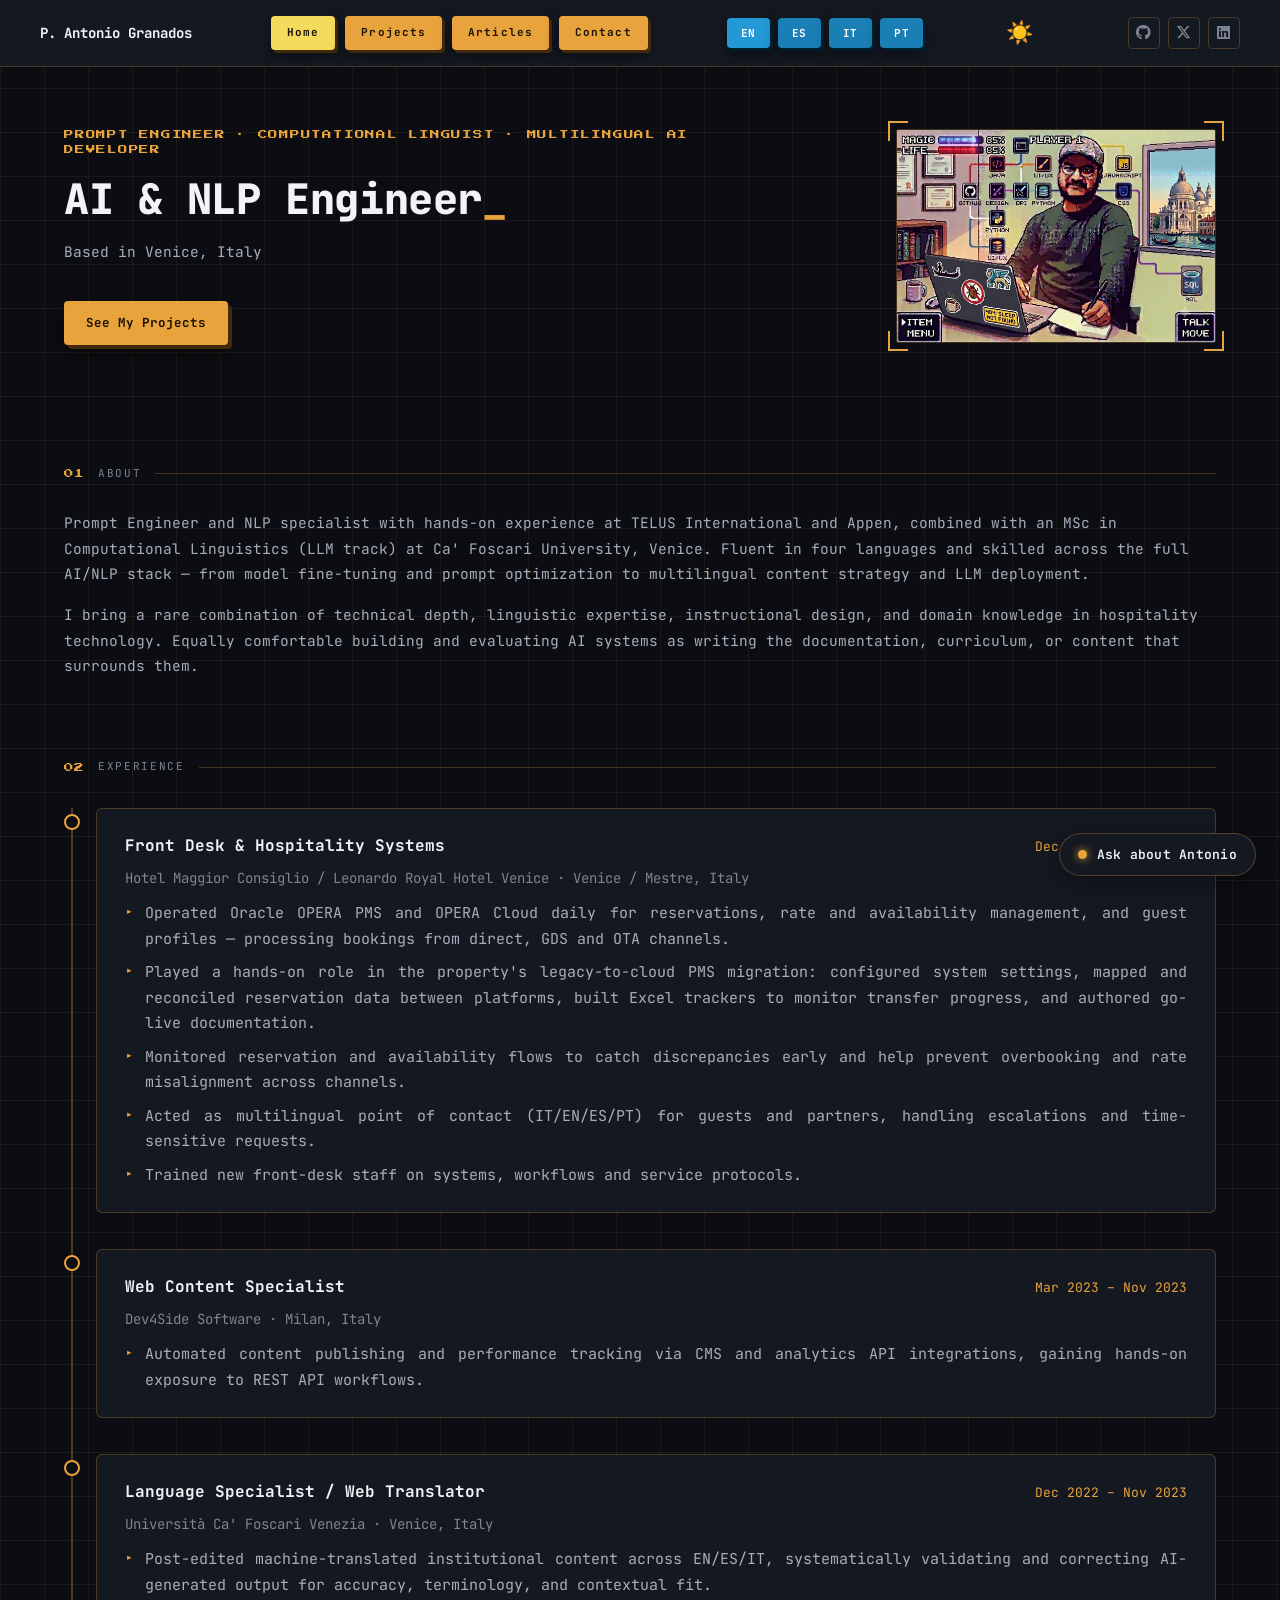
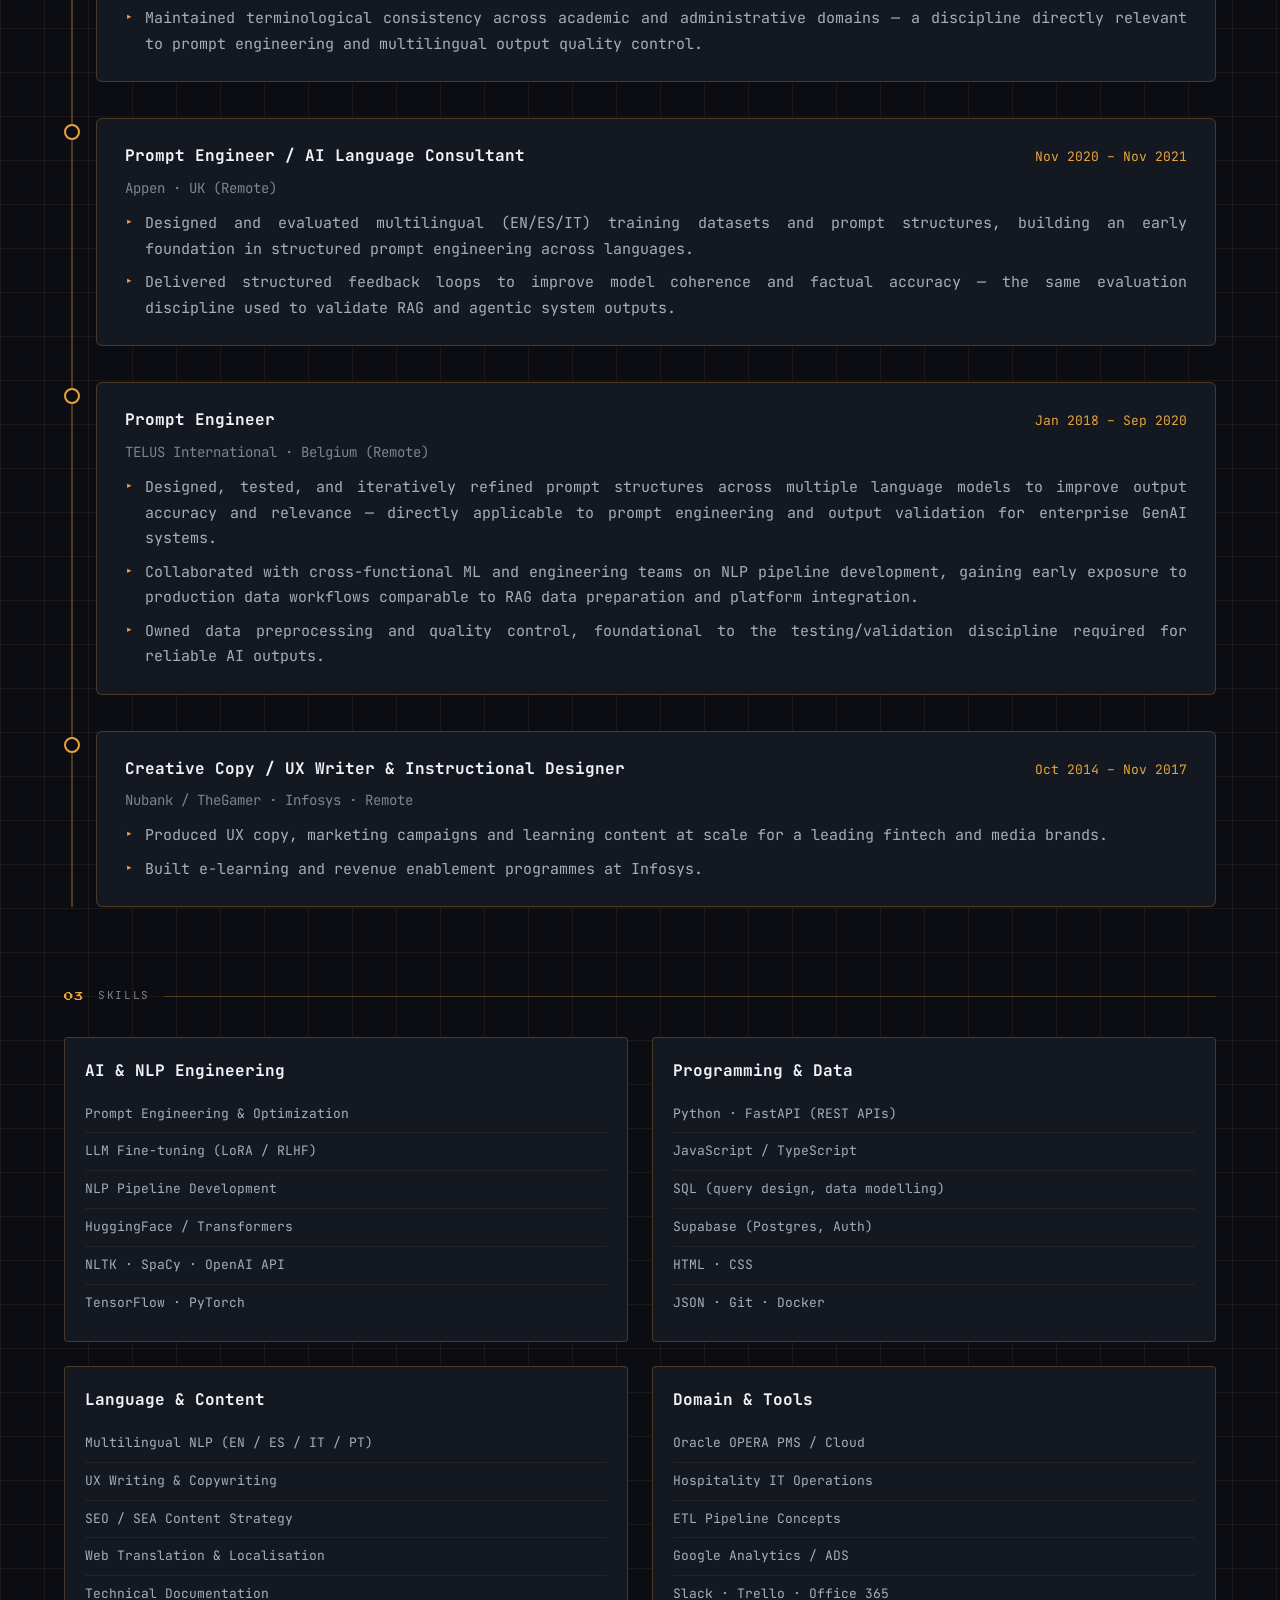
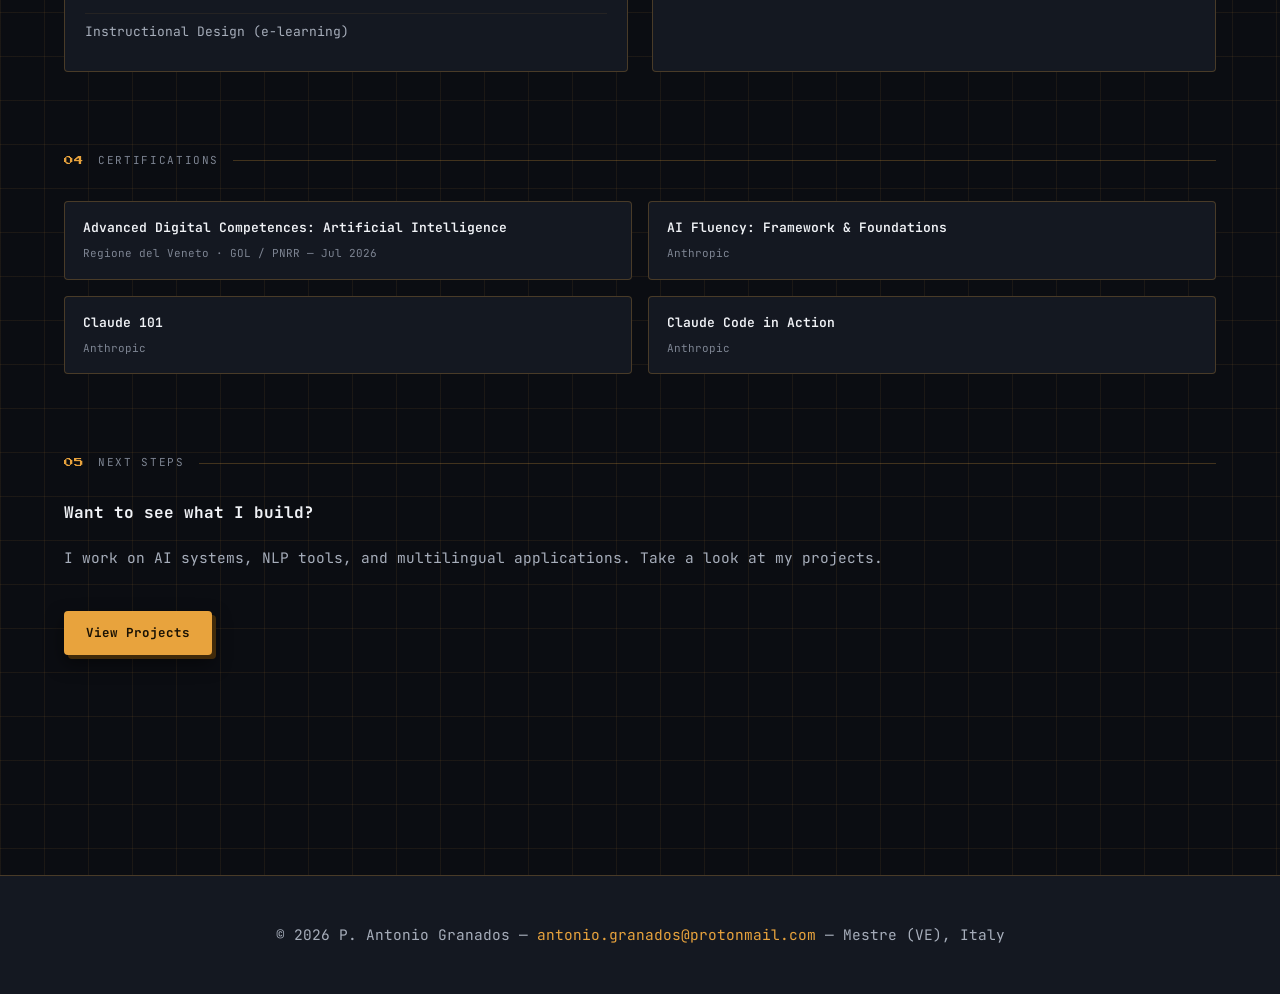
<file: index.html>
<!DOCTYPE html>
<html lang="en">

<head>
<link rel="preconnect" href="https://fonts.googleapis.com">
<link href="https://fonts.googleapis.com/css2?family=Press+Start+2P&family=JetBrains+Mono:wght@400;500;600;700;800&display=swap" rel="stylesheet">
  <!--this is the part that link to .css file -->
  <link rel="stylesheet" href="css/style.css">

  <!-- Favicon (browser tab / bookmarks icon) -->
  <link rel="icon" href="favicon.ico" sizes="any">
  <link rel="icon" type="image/png" sizes="32x32" href="images/favicon/favicon-32x32.png">
  <link rel="icon" type="image/png" sizes="16x16" href="images/favicon/favicon-16x16.png">
  <link rel="apple-touch-icon" sizes="180x180" href="images/favicon/apple-touch-icon.png">

  <!-- Always first. Tells the browser to use UTF-8 encoding (supports all languages including IT, ES, PT) -->
  <meta charset="UTF-8" />

  <!-- Required for mobile. Without this, phones render a zoomed-out desktop view -->
  <meta name="viewport" content="width=device-width, initial-scale=1.0" />

  <!-- The snippet Google shows under your link in search results. Keep under 160 characters -->
  <meta name="description" content="Portfolio of P. Antonio Granados — AI & NLP Engineer, Prompt Engineer, and Computational Linguist based in Venice, Italy." />

  <meta name="author" content="P. Antonio Granados" />

  <!-- Open Graph: controls the preview card when you share this page on LinkedIn, WhatsApp, etc. -->
  <meta property="og:title" content="P. Antonio Granados — AI & NLP Engineer" />
  <meta property="og:description" content="Portfolio of an AI & NLP Engineer specializing in LLMs, RAG pipelines, and multilingual applications." />
  <meta property="og:type" content="website" />
  <meta property="og:url" content="https://saalamandras.github.io/portafolio/" />

  <link rel="canonical" href="https://saalamandras.github.io/portafolio/" />

  <link rel="alternate" hreflang="en" href="https://saalamandras.github.io/portafolio/" />
  <link rel="alternate" hreflang="es" href="https://saalamandras.github.io/portafolio/" />
  <link rel="alternate" hreflang="it" href="https://saalamandras.github.io/portafolio/" />
  <link rel="alternate" hreflang="pt" href="https://saalamandras.github.io/portafolio/" />

  <!-- Font Awesome icons (social links in footer) -->
  <link rel="stylesheet"
        href="https://cdnjs.cloudflare.com/ajax/libs/font-awesome/6.5.2/css/all.min.css"
        crossorigin="anonymous"
        referrerpolicy="no-referrer" />

  <!-- Browser tab title -->
  <title>P. Antonio Granados — AI & NLP Engineer</title>
</head>

<body class="blueprint-bg">

  <!-- HEADER wraps everything that is site-wide at the top: logo, nav, language switcher -->
  <header>

    <nav aria-label="Main navigation">

      <!-- Your name as the brand. Always links back to the homepage -->
      <a href="index.html" class="nav-brand">P. Antonio Granados</a>

      <!-- Navigation links. href values are the actual filenames in your folder -->
      <ul>
        <li><a href="index.html" class="nav-link" aria-current="page" data-i18n="nav_home">Home</a></li>
        <li><a href="projects.html" class="nav-link" data-i18n="nav_projects">Projects</a></li>
        <li><a href="articles.html" class="nav-link" data-i18n="nav_articles">Articles</a></li>
        <li><a href="contact.html" class="nav-link" data-i18n="nav_contact">Contact</a></li>
      </ul>

      <!-- Language switcher — each button carries data-lang so i18n.js can read it.
           aria-pressed is set to "true"/"false" by the JS to show which is active. -->
      <div id="lang-switcher" aria-label="Language switcher">
        <button class="lang-btn" data-lang="en" aria-pressed="true">EN</button>
        <button class="lang-btn" data-lang="es" aria-pressed="false">ES</button>
        <button class="lang-btn" data-lang="it" aria-pressed="false">IT</button>
        <button class="lang-btn" data-lang="pt" aria-pressed="false">PT</button>
      </div>

      <!-- Theme toggle — label is set dynamically by theme.js on load -->
      <button class="theme-toggle" aria-label="Switch to light mode">🌙</button>

      <!-- Social links -->
      <div class="nav-social" aria-label="Social links">
        <a href="https://github.com/Saalamandras" class="nav-icon" target="_blank" rel="noopener noreferrer" aria-label="GitHub"><i class="fa-brands fa-github"></i></a>
        <a href="https://x.com/Apocrifos" class="nav-icon" target="_blank" rel="noopener noreferrer" aria-label="X (formerly Twitter)"><i class="fa-brands fa-x-twitter"></i></a>
        <a href="https://www.linkedin.com/in/antonio-granados-v/" class="nav-icon" target="_blank" rel="noopener noreferrer" aria-label="LinkedIn"><i class="fa-brands fa-linkedin"></i></a>
      </div>

    </nav>

  </header>

  <!-- MAIN contains the content unique to this page. Only one <main> per page -->
  <main>

    <!-- HERO: the first thing a visitor sees. Headline + avatar, side by side -->
    <section id="hero" class="hero-grid" aria-labelledby="hero-heading" data-animate>
      <div>
        <p class="eyebrow" style="margin:0 0 18px;" data-i18n="hero_subtitle">Prompt Engineer · Computational Linguist · Multilingual AI Developer</p>
        <h1 class="headline" id="hero-heading" data-i18n="hero_title" data-typewriter>AI &amp; NLP Engineer</h1>
        <p class="body-text hero-location" data-i18n="hero_location">Based in Venice, Italy</p>
        <a href="projects.html" class="cta-button btn-primary btn-pressable" data-i18n="hero_cta">See My Projects</a>
      </div>
      <!-- Profile Avatar with HUD Viewfinder Corners -->
      <div class="viewfinder-frame" style="width: 320px; justify-self: end;">
        <div class="corner tl"></div>
        <div class="corner tr"></div>
        <div class="corner bl"></div>
        <div class="corner br"></div>
        <div class="reticle"></div>
        <!-- TODO: Replace with actual avatar image -->
        <img src="images/Portafolio_Picture_2026.png" alt="P. Antonio Granados" />
      </div>
    </section>

    <!-- ABOUT: your professional summary, taken directly from your CV -->
    <section id="about" aria-labelledby="about-heading">
      <h2 class="sr-only" id="about-heading">About Me</h2>
      <div class="section-divider"><span class="section-num">01</span><span class="section-label">ABOUT</span><div class="rule"></div></div>
      <p class="body-text" data-animate data-i18n="about_p1">
        Prompt Engineer and NLP specialist with hands-on experience at TELUS International and Appen,
        combined with an MSc in Computational Linguistics (LLM track) at Ca' Foscari University, Venice.
        Fluent in four languages and skilled across the full AI/NLP stack — from model fine-tuning and
        prompt optimization to multilingual content strategy and LLM deployment.
      </p>
      <p class="body-text" data-animate data-i18n="about_p2">
        I bring a rare combination of technical depth, linguistic expertise, instructional design,
        and domain knowledge in hospitality technology. Equally comfortable building and evaluating
        AI systems as writing the documentation, curriculum, or content that surrounds them.
      </p>
    </section>

    <!-- EXPERIENCE: job history, most recent first -->
    <section id="experience" aria-labelledby="experience-heading">
      <h2 class="sr-only" id="experience-heading" data-i18n="exp_heading">Experience</h2>
      <div class="section-divider"><span class="section-num">02</span><span class="section-label" data-i18n="exp_label">EXPERIENCE</span><div class="rule"></div></div>

      <div class="timeline">

        <!-- 1. Hotel Maggior Consiglio / Leonardo Royal -->
        <div class="timeline-item" data-animate="delay-1">
          <div class="timeline-card">
            <div class="timeline-header">
              <span class="timeline-role" data-i18n="exp_hotel_role">Front Desk &amp; Hospitality Systems</span>
              <span class="timeline-date">Dec 2023 – Jun 2026</span>
            </div>
            <div class="timeline-company">Hotel Maggior Consiglio / Leonardo Royal Hotel Venice · Venice / Mestre, Italy</div>
            <div class="timeline-desc body-text" data-i18n="exp_hotel_desc">
              <ul>
                <li>Operated Oracle OPERA PMS and OPERA Cloud daily for reservations, rate and availability management, and guest profiles — processing bookings from direct, GDS and OTA channels.</li>
                <li>Played a hands-on role in the property's legacy-to-cloud PMS migration: configured system settings, mapped and reconciled reservation data between platforms, built Excel trackers to monitor transfer progress, and authored go-live documentation.</li>
                <li>Monitored reservation and availability flows to catch discrepancies early and help prevent overbooking and rate misalignment across channels.</li>
                <li>Acted as multilingual point of contact (IT/EN/ES/PT) for guests and partners, handling escalations and time-sensitive requests.</li>
                <li>Trained new front-desk staff on systems, workflows and service protocols.</li>
              </ul>
            </div>
          </div>
        </div>

        <!-- 2. Dev4Side Software -->
        <div class="timeline-item" data-animate="delay-2">
          <div class="timeline-card">
            <div class="timeline-header">
              <span class="timeline-role" data-i18n="exp_dev4side_role">Web Content Specialist</span>
              <span class="timeline-date">Mar 2023 – Nov 2023</span>
            </div>
            <div class="timeline-company">Dev4Side Software · Milan, Italy</div>
            <div class="timeline-desc body-text" data-i18n="exp_dev4side_desc">
              <ul>
                <li>Automated content publishing and performance tracking via CMS and analytics API integrations, gaining hands-on exposure to REST API workflows.</li>
              </ul>
            </div>
          </div>
        </div>

        <!-- 3. Ca' Foscari -->
        <div class="timeline-item" data-animate="delay-1">
          <div class="timeline-card">
            <div class="timeline-header">
              <span class="timeline-role" data-i18n="exp_cafoscari_role">Language Specialist / Web Translator</span>
              <span class="timeline-date">Dec 2022 – Nov 2023</span>
            </div>
            <div class="timeline-company">Università Ca' Foscari Venezia · Venice, Italy</div>
            <div class="timeline-desc body-text" data-i18n="exp_cafoscari_desc">
              <ul>
                <li>Post-edited machine-translated institutional content across EN/ES/IT, systematically validating and correcting AI-generated output for accuracy, terminology, and contextual fit.</li>
                <li>Maintained terminological consistency across academic and administrative domains — a discipline directly relevant to prompt engineering and multilingual output quality control.</li>
              </ul>
            </div>
          </div>
        </div>

        <!-- 4. Appen -->
        <div class="timeline-item" data-animate="delay-2">
          <div class="timeline-card">
            <div class="timeline-header">
              <span class="timeline-role" data-i18n="exp_appen_role">Prompt Engineer / AI Language Consultant</span>
              <span class="timeline-date">Nov 2020 – Nov 2021</span>
            </div>
            <div class="timeline-company">Appen · UK (Remote)</div>
            <div class="timeline-desc body-text" data-i18n="exp_appen_desc">
              <ul>
                <li>Designed and evaluated multilingual (EN/ES/IT) training datasets and prompt structures, building an early foundation in structured prompt engineering across languages.</li>
                <li>Delivered structured feedback loops to improve model coherence and factual accuracy — the same evaluation discipline used to validate RAG and agentic system outputs.</li>
              </ul>
            </div>
          </div>
        </div>

        <!-- 5. TELUS International -->
        <div class="timeline-item" data-animate="delay-1">
          <div class="timeline-card">
            <div class="timeline-header">
              <span class="timeline-role" data-i18n="exp_telus_role">Prompt Engineer</span>
              <span class="timeline-date">Jan 2018 – Sep 2020</span>
            </div>
            <div class="timeline-company">TELUS International · Belgium (Remote)</div>
            <div class="timeline-desc body-text" data-i18n="exp_telus_desc">
              <ul>
                <li>Designed, tested, and iteratively refined prompt structures across multiple language models to improve output accuracy and relevance — directly applicable to prompt engineering and output validation for enterprise GenAI systems.</li>
                <li>Collaborated with cross-functional ML and engineering teams on NLP pipeline development, gaining early exposure to production data workflows comparable to RAG data preparation and platform integration.</li>
                <li>Owned data preprocessing and quality control, foundational to the testing/validation discipline required for reliable AI outputs.</li>
              </ul>
            </div>
          </div>
        </div>

        <!-- 6. Nubank / TheGamer / Infosys -->
        <div class="timeline-item" data-animate="delay-2">
          <div class="timeline-card">
            <div class="timeline-header">
              <span class="timeline-role" data-i18n="exp_nubank_role">Creative Copy / UX Writer &amp; Instructional Designer</span>
              <span class="timeline-date">Oct 2014 – Nov 2017</span>
            </div>
            <div class="timeline-company">Nubank / TheGamer · Infosys · Remote</div>
            <div class="timeline-desc body-text" data-i18n="exp_nubank_desc">
              <ul>
                <li>Produced UX copy, marketing campaigns and learning content at scale for a leading fintech and media brands.</li>
                <li>Built e-learning and revenue enablement programmes at Infosys.</li>
              </ul>
            </div>
          </div>
        </div>

      </div>
    </section>

    <!-- SKILLS: your three competency columns from the CV -->
    <section id="skills" aria-labelledby="skills-heading">
      <h2 class="card-title sr-only" id="skills-heading">Core Competencies</h2>
      <div class="section-divider"><span class="section-num">03</span><span class="section-label">SKILLS</span><div class="rule"></div></div>

      <!-- Each column is a <div> with a class. CSS will turn these into columns later -->
      <div class="skills-grid">

        <div class="skill-category" data-animate="delay-1">
          <h3 class="card-title" data-i18n="skill_cat1">AI &amp; NLP Engineering</h3>
          <ul>
            <li>Prompt Engineering &amp; Optimization</li>
            <li>LLM Fine-tuning (LoRA / RLHF)</li>
            <li>NLP Pipeline Development</li>
            <li>HuggingFace / Transformers</li>
            <li>NLTK · SpaCy · OpenAI API</li>
            <li>TensorFlow · PyTorch</li>
          </ul>
        </div>

        <div class="skill-category" data-animate="delay-2">
          <h3 class="card-title" data-i18n="skill_cat4">Programming &amp; Data</h3>
          <ul>
            <li>Python · FastAPI (REST APIs)</li>
            <li>JavaScript / TypeScript</li>
            <li>SQL (query design, data modelling)</li>
            <li>Supabase (Postgres, Auth)</li>
            <li>HTML · CSS</li>
            <li>JSON · Git · Docker</li>
          </ul>
        </div>

        <div class="skill-category" data-animate="delay-3">
          <h3 class="card-title" data-i18n="skill_cat2">Language &amp; Content</h3>
          <ul>
            <li>Multilingual NLP (EN / ES / IT / PT)</li>
            <li>UX Writing &amp; Copywriting</li>
            <li>SEO / SEA Content Strategy</li>
            <li>Web Translation &amp; Localisation</li>
            <li>Technical Documentation</li>
            <li>Instructional Design (e-learning)</li>
          </ul>
        </div>

        <div class="skill-category" data-animate="delay-1">
          <h3 class="card-title" data-i18n="skill_cat3">Domain &amp; Tools</h3>
          <ul>
            <li>Oracle OPERA PMS / Cloud</li>
            <li>Hospitality IT Operations</li>
            <li>ETL Pipeline Concepts</li>
            <li>Google Analytics / ADS</li>
            <li>Slack · Trello · Office 365</li>
          </ul>
        </div>

      </div>
    </section>

    <!-- CERTIFICATIONS SECTION: click a card to open the PDF certificate -->
    <section id="certifications" aria-labelledby="certifications-heading">
      <h2 class="card-title sr-only" id="certifications-heading">Certifications</h2>
      <div class="section-divider"><span class="section-num">04</span><span class="section-label">CERTIFICATIONS</span><div class="rule"></div></div>

      <div class="cert-grid">

        <a class="cert-card" href="certifications/gol-competenze-digitali-ia-veneto.pdf" target="_blank" rel="noopener" data-animate="delay-1">
          <span class="cert-name">Advanced Digital Competences: Artificial Intelligence</span>
          <span class="cert-meta">Regione del Veneto · GOL / PNRR — Jul 2026</span>
        </a>

        <a class="cert-card" href="certifications/ai-fluency-framework-foundations.pdf" target="_blank" rel="noopener" data-animate="delay-2">
          <span class="cert-name">AI Fluency: Framework &amp; Foundations</span>
          <span class="cert-meta">Anthropic</span>
        </a>

        <a class="cert-card" href="certifications/claude-101.pdf" target="_blank" rel="noopener" data-animate="delay-3">
          <span class="cert-name">Claude 101</span>
          <span class="cert-meta">Anthropic</span>
        </a>

        <a class="cert-card" href="certifications/claude-code-in-action.pdf" target="_blank" rel="noopener" data-animate="delay-1">
          <span class="cert-name">Claude Code in Action</span>
          <span class="cert-meta">Anthropic</span>
        </a>

      </div>
    </section>

    <!-- CTA SECTION: nudge the visitor toward your projects -->
    <section id="cta" aria-labelledby="cta-heading" data-animate>
      <div class="section-divider"><span class="section-num">05</span><span class="section-label">NEXT STEPS</span><div class="rule"></div></div>
      <h2 class="card-title" id="cta-heading" data-i18n="cta_heading">Want to see what I build?</h2>
      <p class="body-text" data-i18n="cta_p">I work on AI systems, NLP tools, and multilingual applications. Take a look at my projects.</p>
      <a href="projects.html" class="cta-button btn-primary btn-pressable" data-i18n="cta_button">View Projects</a>
    </section>

  </main>

  <!-- FOOTER: site-wide. Will be identical on all pages -->
  <footer>
    <p class="body-text">
      &copy; 2026 P. Antonio Granados &mdash;
      <a href="mailto:antonio.granados@protonmail.com">antonio.granados@protonmail.com</a> &mdash;
      Mestre (VE), Italy
    </p>
  </footer>

  <!-- i18n.js reads all [data-i18n] elements and swaps text on language change.
       Placed just before </body> so the DOM is fully loaded when it runs. -->
  <script src="js/i18n.js"></script>
  <!-- theme.js applies saved dark/light preference and wires up the toggle button -->
  <script src="js/theme.js"></script>
  <!-- animations.js watches [data-animate] elements and fades them in on scroll -->
  <script src="js/animations.js"></script>
  <!-- typewriter.js runs the typing effect on [data-typewriter] elements.
       Must come after i18n.js since it listens for the i18n:applied event. -->
  <script src="js/typewriter.js"></script>
  <!-- chatbot.js injects the floating portfolio assistant widget.
       Self-contained; loads after i18n.js so it can read the current language. -->
  <script src="js/chatbot.js"></script>
</body>
</html>
</file>
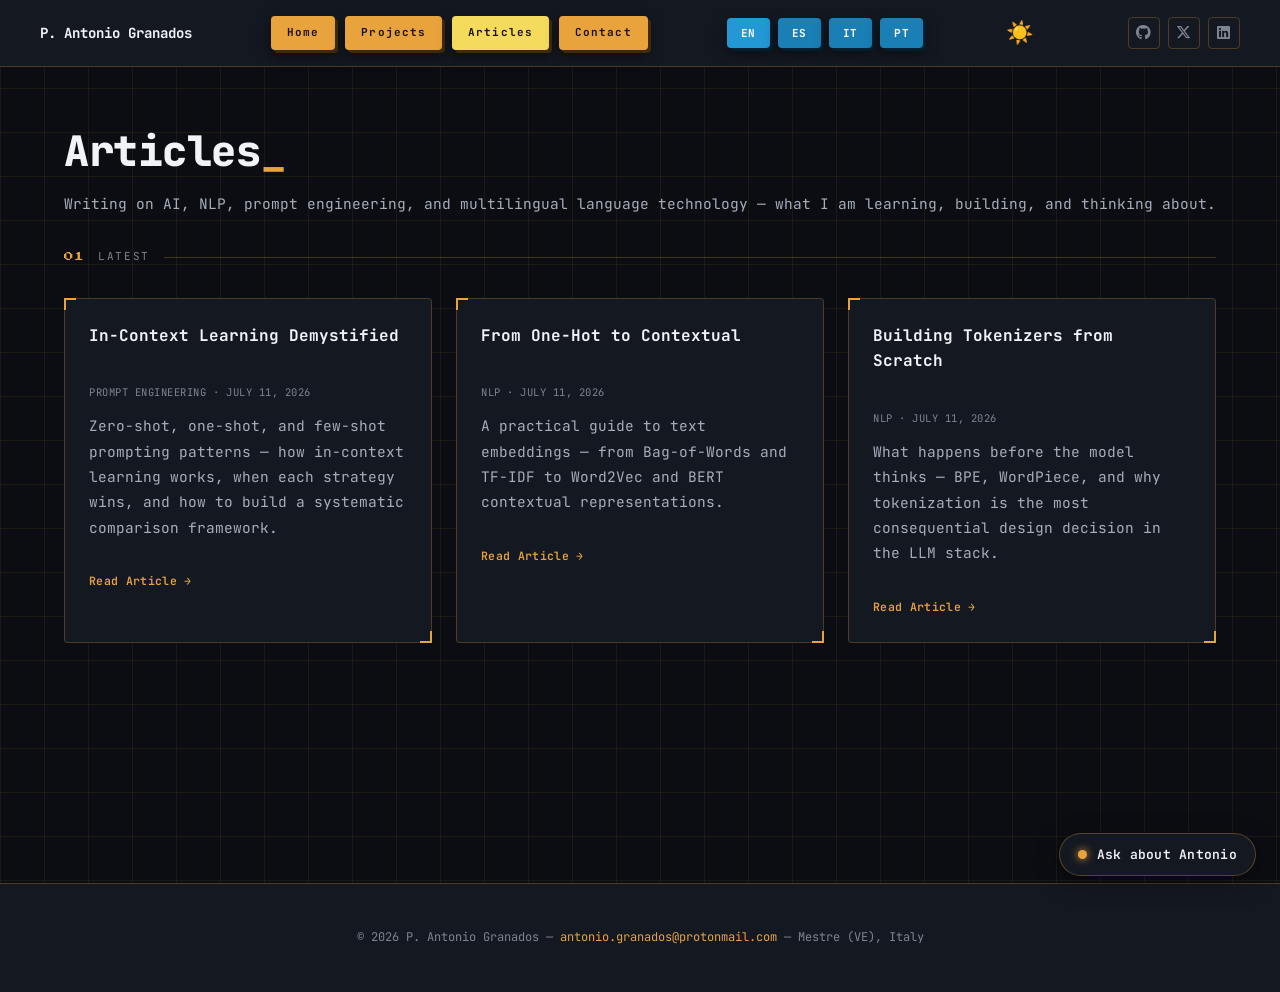
<file: articles.html>
<!DOCTYPE html>
<html lang="en">

<head>
<link rel="preconnect" href="https://fonts.googleapis.com">
<link href="https://fonts.googleapis.com/css2?family=Press+Start+2P&family=JetBrains+Mono:wght@400;500;600;700;800&display=swap" rel="stylesheet">
  <link rel="stylesheet" href="css/style.css">

  <!-- Favicon (browser tab / bookmarks icon) -->
  <link rel="icon" href="favicon.ico" sizes="any">
  <link rel="icon" type="image/png" sizes="32x32" href="images/favicon/favicon-32x32.png">
  <link rel="icon" type="image/png" sizes="16x16" href="images/favicon/favicon-16x16.png">
  <link rel="apple-touch-icon" sizes="180x180" href="images/favicon/apple-touch-icon.png">

  <meta charset="UTF-8" />
  <meta name="viewport" content="width=device-width, initial-scale=1.0" />

  <meta name="description" content="Articles and writing by P. Antonio Granados on AI, NLP, prompt engineering, and multilingual language technology." />
  <meta name="author" content="P. Antonio Granados" />

  <meta property="og:title" content="Articles | P. Antonio Granados" />
  <meta property="og:description" content="Writing on AI, NLP, prompt engineering, and multilingual language technology." />
  <meta property="og:type" content="website" />
  <meta property="og:url" content="https://saalamandras.github.io/portafolio/articles.html" />

  <link rel="canonical" href="https://saalamandras.github.io/portafolio/articles.html" />

  <link rel="alternate" hreflang="en" href="https://saalamandras.github.io/portafolio/articles.html" />
  <link rel="alternate" hreflang="es" href="https://saalamandras.github.io/portafolio/articles.html" />
  <link rel="alternate" hreflang="it" href="https://saalamandras.github.io/portafolio/articles.html" />
  <link rel="alternate" hreflang="pt" href="https://saalamandras.github.io/portafolio/articles.html" />

  <link rel="stylesheet"
        href="https://cdnjs.cloudflare.com/ajax/libs/font-awesome/6.5.2/css/all.min.css"
        crossorigin="anonymous"
        referrerpolicy="no-referrer" />

  <title>Articles | P. Antonio Granados</title>
</head>

<body class="blueprint-bg">

  <header>
    <nav aria-label="Main navigation">

      <a href="index.html" class="nav-brand">P. Antonio Granados</a>

      <ul>
        <li><a href="index.html" class="nav-link" data-i18n="nav_home">Home</a></li>
        <li><a href="projects.html" class="nav-link" data-i18n="nav_projects">Projects</a></li>
        <li><a href="articles.html" class="nav-link" aria-current="page" data-i18n="nav_articles">Articles</a></li>
        <li><a href="contact.html" class="nav-link" data-i18n="nav_contact">Contact</a></li>
      </ul>

      <div id="lang-switcher" aria-label="Language switcher">
        <button class="lang-btn" data-lang="en" aria-pressed="true">EN</button>
        <button class="lang-btn" data-lang="es" aria-pressed="false">ES</button>
        <button class="lang-btn" data-lang="it" aria-pressed="false">IT</button>
        <button class="lang-btn" data-lang="pt" aria-pressed="false">PT</button>
      </div>
      <button class="theme-toggle" aria-label="Switch to light mode">🌙</button>

      <div class="nav-social" aria-label="Social links">
        <a href="https://github.com/Saalamandras" class="nav-icon" target="_blank" rel="noopener noreferrer" aria-label="GitHub"><i class="fa-brands fa-github"></i></a>
        <a href="https://x.com/Apocrifos" class="nav-icon" target="_blank" rel="noopener noreferrer" aria-label="X (formerly Twitter)"><i class="fa-brands fa-x-twitter"></i></a>
        <a href="https://www.linkedin.com/in/antonio-granados-v/" class="nav-icon" target="_blank" rel="noopener noreferrer" aria-label="LinkedIn"><i class="fa-brands fa-linkedin"></i></a>
      </div>

    </nav>
  </header>

  <main>

    <section id="articles" aria-labelledby="articles-heading" data-animate>
      <h1 class="headline" id="articles-heading" data-i18n="articles_heading" data-typewriter>Articles</h1>
      <p class="section-intro body-text" data-i18n="articles_intro">
        Writing on AI, NLP, prompt engineering, and multilingual language
        technology — what I am learning, building, and thinking about.
      </p>

      <div class="section-divider" style="margin-top:32px;"><span class="section-num">01</span><span class="section-label">LATEST</span><div class="rule"></div></div>

      <div class="project-grid">

        <article class="project-card" data-animate="delay-1">
          <div style="display:flex;justify-content:space-between;align-items:baseline;gap:16px;flex-wrap:wrap;">
            <h2 class="card-title" data-i18n="icl_card_title">In-Context Learning Demystified</h2>
            <span class="tech-line">Prompt Engineering · <time datetime="2026-07-11">July 11, 2026</time></span>
          </div>
          <p class="project-description body-text" data-i18n="icl_card_desc">Zero-shot, one-shot, and few-shot prompting patterns — how in-context learning works, when each strategy wins, and how to build a systematic comparison framework.</p>
          <a href="articles/in-context-learning-demystified.html" class="project-link" data-i18n="read_article">Read Article →</a>
        </article>

        <article class="project-card" data-animate="delay-2">
          <div style="display:flex;justify-content:space-between;align-items:baseline;gap:16px;flex-wrap:wrap;">
            <h2 class="card-title" data-i18n="emb_card_title">From One-Hot to Contextual</h2>
            <span class="tech-line">NLP · <time datetime="2026-07-11">July 11, 2026</time></span>
          </div>
          <p class="project-description body-text" data-i18n="emb_card_desc">A practical guide to text embeddings — from Bag-of-Words and TF-IDF to Word2Vec and BERT contextual representations.</p>
          <a href="articles/from-one-hot-to-contextual.html" class="project-link" data-i18n="read_article">Read Article →</a>
        </article>

        <article class="project-card" data-animate="delay-3">
          <div style="display:flex;justify-content:space-between;align-items:baseline;gap:16px;flex-wrap:wrap;">
            <h2 class="card-title" data-i18n="tok_card_title">Building Tokenizers from Scratch</h2>
            <span class="tech-line">NLP · <time datetime="2026-07-11">July 11, 2026</time></span>
          </div>
          <p class="project-description body-text" data-i18n="tok_card_desc">What happens before the model thinks — BPE, WordPiece, and why tokenization is the most consequential design decision in the LLM stack.</p>
          <a href="articles/building-tokenizers-from-scratch.html" class="project-link" data-i18n="read_article">Read Article →</a>
        </article>

      </div>

    </section>

  </main>

  <footer>
    <p>
      &copy; 2026 P. Antonio Granados &mdash;
      <a href="mailto:antonio.granados@protonmail.com">antonio.granados@protonmail.com</a> &mdash;
      Mestre (VE), Italy
    </p>
  </footer>

  <script src="js/i18n.js"></script>
  <script src="js/theme.js"></script>
  <script src="js/animations.js"></script>
  <script src="js/typewriter.js"></script>
  <script src="js/chatbot.js"></script>

  <script>
    window.i18nRegister({
      en: {
        read_article: "Read Article →",
        icl_card_title: "In-Context Learning Demystified",
        icl_card_desc: "Zero-shot, one-shot, and few-shot prompting patterns — how in-context learning works, when each strategy wins, and how to build a systematic comparison framework.",
        emb_card_title: "From One-Hot to Contextual",
        emb_card_desc: "A practical guide to text embeddings — from Bag-of-Words and TF-IDF to Word2Vec and BERT contextual representations.",
        tok_card_title: "Building Tokenizers from Scratch",
        tok_card_desc: "What happens before the model thinks — BPE, WordPiece, and why tokenization is the most consequential design decision in the LLM stack."
      },
      es: {
        read_article: "Leer Artículo →",
        icl_card_title: "Aprendizaje en Contexto Desmitificado",
        icl_card_desc: "Patrones de prompting zero-shot, one-shot y few-shot — cómo funciona el aprendizaje en contexto, cuándo gana cada estrategia y cómo construir un marco de comparación sistemática.",
        emb_card_title: "De One-Hot a Contextual",
        emb_card_desc: "Guía práctica de embeddings de texto — de Bag-of-Words y TF-IDF a representaciones contextuales con Word2Vec y BERT.",
        tok_card_title: "Construyendo Tokenizadores desde Cero",
        tok_card_desc: "Lo que ocurre antes de que el modelo piense — BPE, WordPiece y por qué la tokenización es la decisión de diseño más determinante en la pila de LLMs."
      },
      it: {
        read_article: "Leggi Articolo →",
        icl_card_title: "Apprendimento in Contesto Demistificato",
        icl_card_desc: "Pattern di prompting zero-shot, one-shot e few-shot — come funziona l'apprendimento in contesto, quando ogni strategia vince e come costruire un framework di confronto sistematico.",
        emb_card_title: "Da One-Hot a Contestuale",
        emb_card_desc: "Guida pratica agli embedding di testo — da Bag-of-Words e TF-IDF alle rappresentazioni contestuali con Word2Vec e BERT.",
        tok_card_title: "Costruire Tokenizer da Zero",
        tok_card_desc: "Cosa succede prima che il modello pensi — BPE, WordPiece e perché la tokenizzazione è la decisione progettuale più importante nello stack LLM."
      },
      pt: {
        read_article: "Ler Artigo →",
        icl_card_title: "Aprendizado em Contexto Desmistificado",
        icl_card_desc: "Padrões de prompting zero-shot, one-shot e few-shot — como o aprendizado em contexto funciona, quando cada estratégia vence e como construir um framework de comparação sistemática.",
        emb_card_title: "De One-Hot a Contextual",
        emb_card_desc: "Guia prático de embeddings de texto — de Bag-of-Words e TF-IDF a representações contextuais com Word2Vec e BERT.",
        tok_card_title: "Construindo Tokenizadores do Zero",
        tok_card_desc: "O que acontece antes de o modelo pensar — BPE, WordPiece e por que a tokenização é a decisão de design mais consequente na pilha de LLMs."
      }
    });
    window.i18nApply();
  </script>
</body>
</html>
</file>
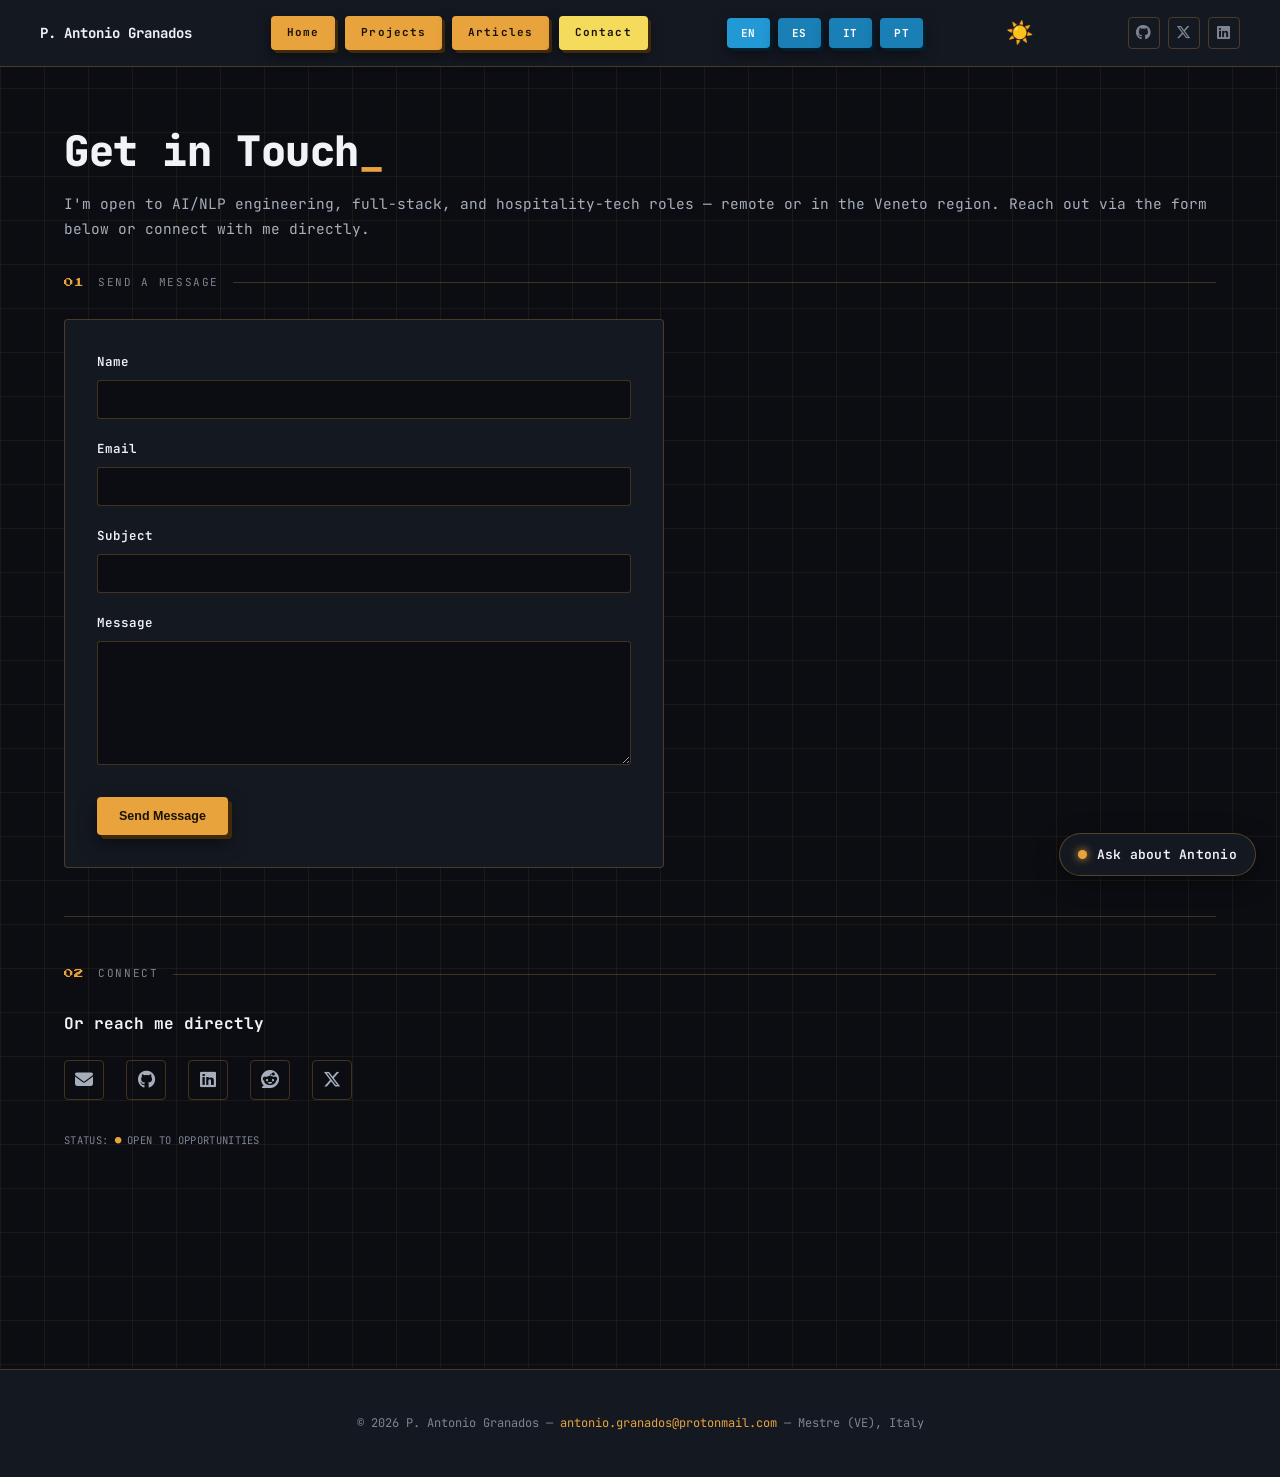
<file: contact.html>
<!DOCTYPE html>
<html lang="en">

<head>
<link rel="preconnect" href="https://fonts.googleapis.com">
<link href="https://fonts.googleapis.com/css2?family=Press+Start+2P&family=JetBrains+Mono:wght@400;500;600;700;800&display=swap" rel="stylesheet">
  <!--this is the part that link to .css file -->
  <link rel="stylesheet" href="css/style.css">

  <!-- Favicon (browser tab / bookmarks icon) -->
  <link rel="icon" href="favicon.ico" sizes="any">
  <link rel="icon" type="image/png" sizes="32x32" href="images/favicon/favicon-32x32.png">
  <link rel="icon" type="image/png" sizes="16x16" href="images/favicon/favicon-16x16.png">
  <link rel="apple-touch-icon" sizes="180x180" href="images/favicon/apple-touch-icon.png">

  <meta charset="UTF-8" />
  <meta name="viewport" content="width=device-width, initial-scale=1.0" />

  <meta name="description" content="Get in touch with P. Antonio Granados — AI & NLP Engineer based in Venice, Italy. Available for AI/NLP engineering and full-stack roles." />

  <meta name="author" content="P. Antonio Granados" />

  <meta property="og:title" content="Contact | P. Antonio Granados" />
  <meta property="og:description" content="Get in touch with P. Antonio Granados — AI & NLP Engineer based in Venice, Italy." />
  <meta property="og:type" content="website" />
  <!-- TODO: replace yoursite.com with real domain once deployed -->
  <meta property="og:url" content="https://saalamandras.github.io/portafolio/contact.html" />

  <link rel="canonical" href="https://saalamandras.github.io/portafolio/contact.html" />

  <link rel="alternate" hreflang="en" href="https://saalamandras.github.io/portafolio/contact.html" />
  <link rel="alternate" hreflang="es" href="https://saalamandras.github.io/portafolio/contact.html" />
  <link rel="alternate" hreflang="it" href="https://saalamandras.github.io/portafolio/contact.html" />
  <link rel="alternate" hreflang="pt" href="https://saalamandras.github.io/portafolio/contact.html" />

  <!-- ============================================================
       FONT AWESOME (icon library) via CDN.
       This one stylesheet gives you every brand icon below.
       The "i" tags later (e.g. <i class="fa-brands fa-github">) 
       render as icons because of this line.
       NOTE: this loads from a third-party CDN. If you later want a 
       fully local/GDPR-clean site, swap to inline SVG from simpleicons.org.
       ============================================================ -->
  <link rel="stylesheet"
        href="https://cdnjs.cloudflare.com/ajax/libs/font-awesome/6.5.2/css/all.min.css"
        crossorigin="anonymous"
        referrerpolicy="no-referrer" />

  <title>Contact | P. Antonio Granados</title>
</head>

<body class="blueprint-bg">

  <!-- ============================================================
       HEADER + NAV
       Identical across all pages. Edit in one place, paste to all.
       ============================================================ -->
  <header>
    <nav aria-label="Main navigation">

      <a href="index.html" class="nav-brand">P. Antonio Granados</a>

      <ul>
        <li><a href="index.html" class="nav-link" data-i18n="nav_home">Home</a></li>
        <li><a href="projects.html" class="nav-link" data-i18n="nav_projects">Projects</a></li>
        <li><a href="articles.html" class="nav-link" data-i18n="nav_articles">Articles</a></li>
        <li><a href="contact.html" class="nav-link" aria-current="page" data-i18n="nav_contact">Contact</a></li>
      </ul>

      <div id="lang-switcher" aria-label="Language switcher">
        <button class="lang-btn" data-lang="en" aria-pressed="true">EN</button>
        <button class="lang-btn" data-lang="es" aria-pressed="false">ES</button>
        <button class="lang-btn" data-lang="it" aria-pressed="false">IT</button>
        <button class="lang-btn" data-lang="pt" aria-pressed="false">PT</button>
      </div>
      <button class="theme-toggle" aria-label="Switch to light mode">🌙</button>

      <div class="nav-social" aria-label="Social links">
        <a href="https://github.com/Saalamandras" class="nav-icon" target="_blank" rel="noopener noreferrer" aria-label="GitHub"><i class="fa-brands fa-github"></i></a>
        <a href="https://x.com/Apocrifos" class="nav-icon" target="_blank" rel="noopener noreferrer" aria-label="X (formerly Twitter)"><i class="fa-brands fa-x-twitter"></i></a>
        <a href="https://www.linkedin.com/in/antonio-granados-v/" class="nav-icon" target="_blank" rel="noopener noreferrer" aria-label="LinkedIn"><i class="fa-brands fa-linkedin"></i></a>
      </div>

    </nav>
  </header>

  <main>

    <section id="contact" aria-labelledby="contact-heading" data-animate>
      <h1 class="headline" id="contact-heading" data-i18n="contact_heading" data-typewriter>Get in Touch</h1>
      <p class="section-intro body-text" data-i18n="contact_intro">
        I'm open to AI/NLP engineering, full-stack, and hospitality-tech
        roles — remote or in the Veneto region. Reach out via the form
        below or connect with me directly.
      </p>

      <div class="section-divider" style="margin-top:32px;"><span class="section-num">01</span><span class="section-label">SEND A MESSAGE</span><div class="rule"></div></div>

      <!-- ============================================================
           CONTACT FORM

           HOW TO MAKE THIS WORK (no backend needed):
           1. Sign up free at formspree.io OR web3forms.com
           2. They give you an endpoint URL (Formspree) or access key (Web3Forms).
           3. Formspree: paste the URL into the form's action="" below.
              Web3Forms: keep action="https://api.web3forms.com/submit" 
                         and add a hidden input with your access key (see their docs).
           4. That's it — submissions arrive in your email. No other changes.

           Until configured, the form displays correctly but submitting 
           does nothing useful.
           ============================================================ -->
      <form id="contact-form" action="https://formspree.io/f/mdarvqnv" method="POST">

        <!-- Each field = a <label> paired with an <input> via matching for/id.
             This pairing is required for accessibility. -->
        <div class="form-group">
          <label for="name" data-i18n="label_name">Name</label>
          <!-- name="name" is the key the form service uses. required = browser validation. -->
          <input type="text" id="name" name="name" required />
        </div>

        <div class="form-group">
          <label for="email" data-i18n="label_email">Email</label>
          <!-- type="email" makes the browser check the format automatically -->
          <input type="email" id="email" name="email" required />
        </div>

        <div class="form-group">
          <label for="subject" data-i18n="label_subject">Subject</label>
          <input type="text" id="subject" name="subject" />
        </div>

        <div class="form-group">
          <label for="message" data-i18n="label_message">Message</label>
          <!-- textarea = multi-line input. rows sets the default visible height. -->
          <textarea id="message" name="message" rows="6" required></textarea>
        </div>

        <!-- type="submit" turns this button into the one that sends the form -->
        <button type="submit" class="submit-button btn-primary btn-pressable" data-i18n="submit_button">Send Message</button>

      </form>

      <!-- ============================================================
           DIRECT CONTACT + SOCIAL LINKS

           Each link wraps a Font Awesome icon. Because the <i> tag has 
           no text, every link needs an aria-label so screen readers can 
           announce it.

           External links (social) use target="_blank" to open in a new 
           tab, plus rel="noopener noreferrer" for security/privacy.

           TODO: when you add or change a social account, update both the 
           href and the aria-label here.
           ============================================================ -->
      <div class="contact-links" aria-label="Direct contact and social media">

        <div class="section-divider"><span class="section-num">02</span><span class="section-label">CONNECT</span><div class="rule"></div></div>
        <h2 class="card-title" data-i18n="contact_links_heading">Or reach me directly</h2>

        <!-- Email link uses mailto: — clicking opens the user's email app.
             No new tab needed for mailto, so no target="_blank" here. -->
        <a href="mailto:antonio.granados@protonmail.com"
           class="contact-icon"
           aria-label="Email">
          <i class="fa-solid fa-envelope"></i>
        </a>

        <a href="https://github.com/Saalamandras"
           class="contact-icon"
           target="_blank"
           rel="noopener noreferrer"
           aria-label="GitHub">
          <i class="fa-brands fa-github"></i>
        </a>

        <a href="https://www.linkedin.com/in/antonio-granados-v/"
           class="contact-icon"
           target="_blank"
           rel="noopener noreferrer"
           aria-label="LinkedIn">
          <i class="fa-brands fa-linkedin"></i>
        </a>

        <a href="https://www.reddit.com/user/Saalamandras/"
           class="contact-icon"
           target="_blank"
           rel="noopener noreferrer"
           aria-label="Reddit">
          <i class="fa-brands fa-reddit"></i>
        </a>

        <a href="https://x.com/Apocrifos"
           class="contact-icon"
           target="_blank"
           rel="noopener noreferrer"
           aria-label="X (formerly Twitter)">
          <i class="fa-brands fa-x-twitter"></i>
        </a>

        <p class="status-line" style="margin-top:20px;">STATUS: <span class="status-dot">●</span> OPEN TO OPPORTUNITIES</p>

      </div>

    </section>

  </main>

  <footer>
    <p>
      &copy; 2026 P. Antonio Granados &mdash;
      <a href="mailto:antonio.granados@protonmail.com">antonio.granados@protonmail.com</a> &mdash;
      Mestre (VE), Italy
    </p>
  </footer>

  <script src="js/i18n.js"></script>
  <script src="js/theme.js"></script>
  <script src="js/animations.js"></script>
  <script src="js/typewriter.js"></script>
  <script src="js/chatbot.js"></script>
</body>
</html>
</file>
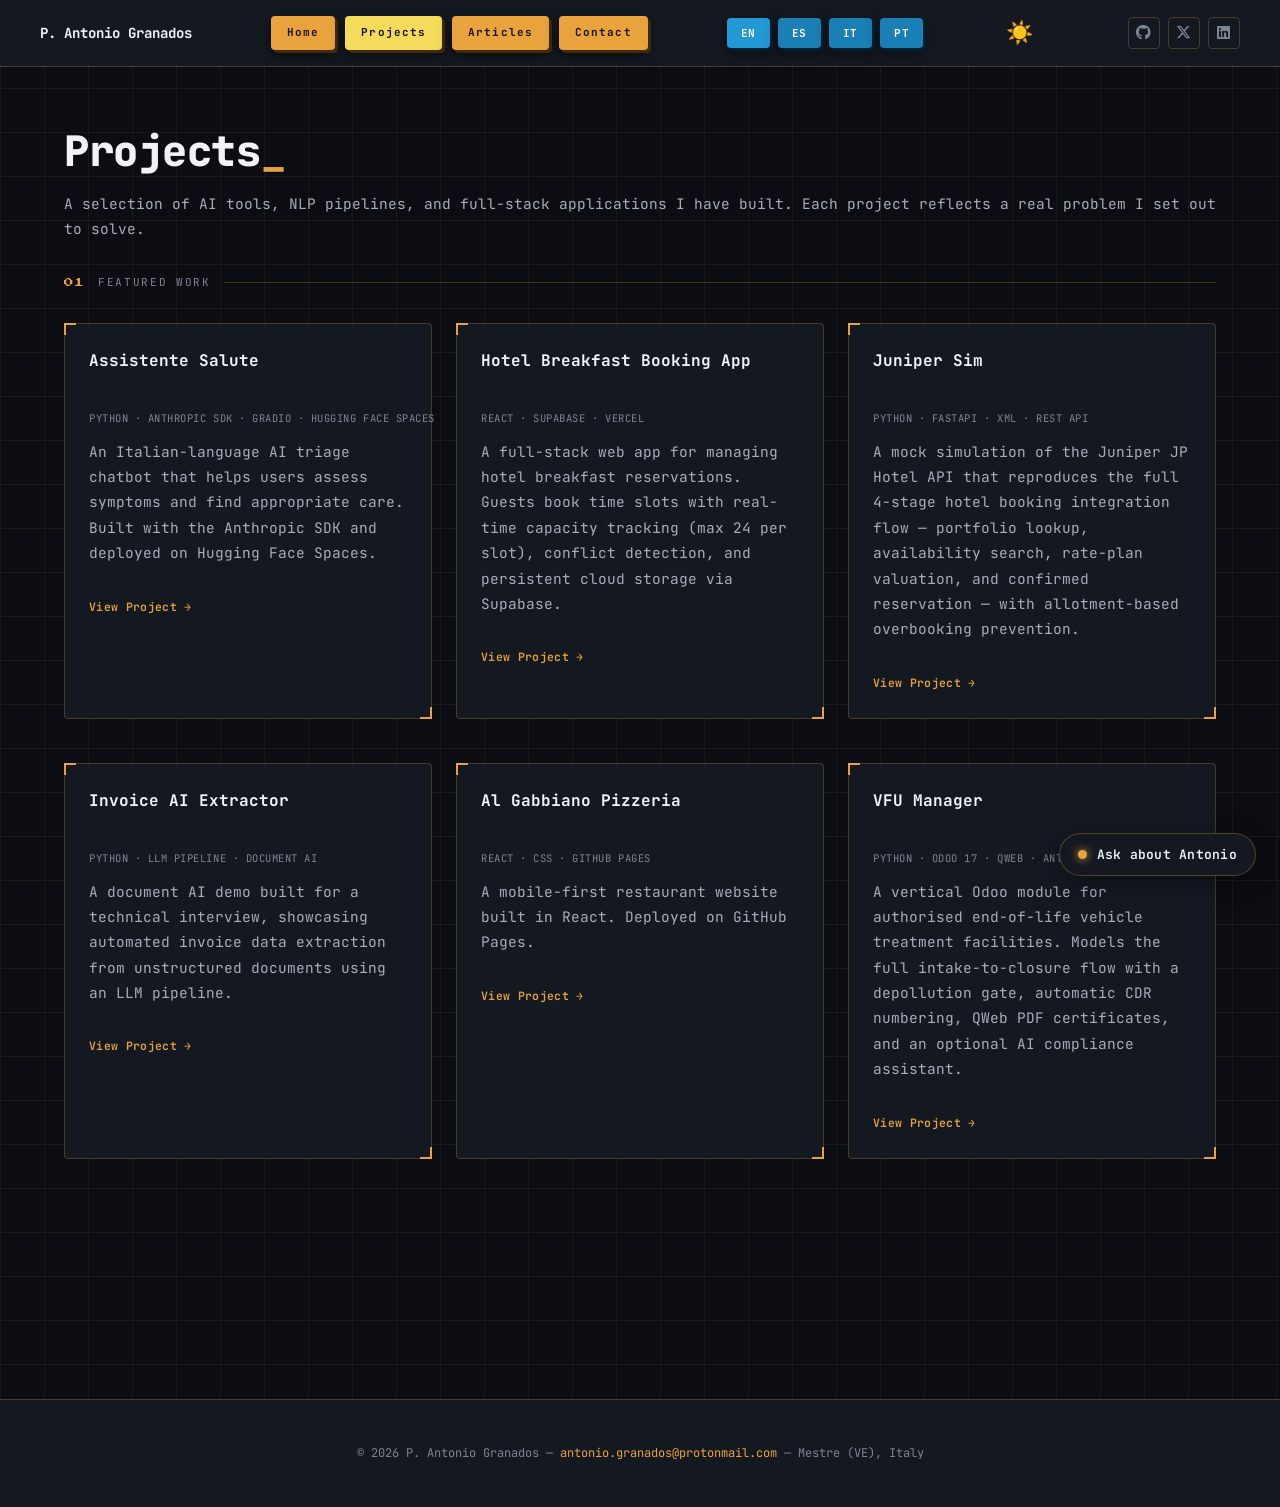
<file: projects.html>
<!DOCTYPE html>
<html lang="en">

<head>
<link rel="preconnect" href="https://fonts.googleapis.com">
<link href="https://fonts.googleapis.com/css2?family=Press+Start+2P&family=JetBrains+Mono:wght@400;500;600;700;800&display=swap" rel="stylesheet">
  <!--this is the part that link to .css file -->
  <link rel="stylesheet" href="css/style.css">

  <!-- Favicon (browser tab / bookmarks icon) -->
  <link rel="icon" href="favicon.ico" sizes="any">
  <link rel="icon" type="image/png" sizes="32x32" href="images/favicon/favicon-32x32.png">
  <link rel="icon" type="image/png" sizes="16x16" href="images/favicon/favicon-16x16.png">
  <link rel="apple-touch-icon" sizes="180x180" href="images/favicon/apple-touch-icon.png">

  <meta charset="UTF-8" />
  <meta name="viewport" content="width=device-width, initial-scale=1.0" />

  <!-- SEO description for this page only. Edit when the page's focus changes -->
  <meta name="description" content="Projects by P. Antonio Granados — AI tools, NLP pipelines, and full-stack applications." />

  <meta name="author" content="P. Antonio Granados" />

  <!-- Open Graph: edit title/description when you want a different preview card on LinkedIn etc. -->
  <meta property="og:title" content="Projects | P. Antonio Granados" />
  <meta property="og:description" content="AI tools, NLP pipelines, and full-stack applications by P. Antonio Granados." />
  <meta property="og:type" content="website" />
  <!-- TODO: replace yoursite.com with the real domain once deployed -->
  <meta property="og:url" content="https://saalamandras.github.io/portafolio/projects.html" />

  <link rel="canonical" href="https://saalamandras.github.io/portafolio/projects.html" />

  <link rel="alternate" hreflang="en" href="https://saalamandras.github.io/portafolio/projects.html" />
  <link rel="alternate" hreflang="es" href="https://saalamandras.github.io/portafolio/projects.html" />
  <link rel="alternate" hreflang="it" href="https://saalamandras.github.io/portafolio/projects.html" />
  <link rel="alternate" hreflang="pt" href="https://saalamandras.github.io/portafolio/projects.html" />

  <link rel="stylesheet"
        href="https://cdnjs.cloudflare.com/ajax/libs/font-awesome/6.5.2/css/all.min.css"
        crossorigin="anonymous"
        referrerpolicy="no-referrer" />

  <title>Projects | P. Antonio Granados</title>
</head>

<body class="blueprint-bg">

  <!-- ============================================================
       HEADER + NAV
       This block is identical across all pages. 
       If you change a nav link here, change it on every page.
       (Later, JavaScript can render this from a single source.)
       ============================================================ -->
  <header>
    <nav aria-label="Main navigation">

      <a href="index.html" class="nav-brand">P. Antonio Granados</a>

      <ul>
        <li><a href="index.html" class="nav-link" data-i18n="nav_home">Home</a></li>
        <li><a href="projects.html" class="nav-link" aria-current="page" data-i18n="nav_projects">Projects</a></li>
        <li><a href="articles.html" class="nav-link" data-i18n="nav_articles">Articles</a></li>
        <li><a href="contact.html" class="nav-link" data-i18n="nav_contact">Contact</a></li>
      </ul>

      <!-- Static placeholder. JavaScript will wire this up later -->
      <div id="lang-switcher" aria-label="Language switcher">
        <button class="lang-btn" data-lang="en" aria-pressed="true">EN</button>
        <button class="lang-btn" data-lang="es" aria-pressed="false">ES</button>
        <button class="lang-btn" data-lang="it" aria-pressed="false">IT</button>
        <button class="lang-btn" data-lang="pt" aria-pressed="false">PT</button>
      </div>
      <button class="theme-toggle" aria-label="Switch to light mode">🌙</button>

      <div class="nav-social" aria-label="Social links">
        <a href="https://github.com/Saalamandras" class="nav-icon" target="_blank" rel="noopener noreferrer" aria-label="GitHub"><i class="fa-brands fa-github"></i></a>
        <a href="https://x.com/Apocrifos" class="nav-icon" target="_blank" rel="noopener noreferrer" aria-label="X (formerly Twitter)"><i class="fa-brands fa-x-twitter"></i></a>
        <a href="https://www.linkedin.com/in/antonio-granados-v/" class="nav-icon" target="_blank" rel="noopener noreferrer" aria-label="LinkedIn"><i class="fa-brands fa-linkedin"></i></a>
      </div>

    </nav>
  </header>

  <main>

    <section id="projects" aria-labelledby="projects-heading">
      <h1 class="headline" id="projects-heading" data-i18n="projects_heading" data-typewriter>Projects</h1>
      <p class="section-intro body-text" data-i18n="projects_intro">
        A selection of AI tools, NLP pipelines, and full-stack applications
        I have built. Each project reflects a real problem I set out to solve.
      </p>

      <div class="section-divider" style="margin-top:32px;"><span class="section-num">01</span><span class="section-label">FEATURED WORK</span><div class="rule"></div></div>

      <!-- ============================================================
           PROJECT GRID

           HOW TO ADD A NEW PROJECT:
           1. Copy one <article class="project-card"> block below.
           2. Paste it inside this .project-grid container.
           3. Update: <h2>, <p class="project-description">, 
              the <ul class="tech-stack"> items, and the href on .project-link.
           4. If the project is not yet live, leave href="#" and add a 
              TODO comment above the link.

           HOW TO REMOVE A PROJECT:
           Delete the entire <article>...</article> block.

           HOW TO REORDER:
           Move the <article> blocks up or down. Order in the HTML 
           equals visual order on the page.
           ============================================================ -->
      <div class="project-grid">

        <!-- ===== PROJECT: Assistente Salute ===== -->
        <article class="project-card" data-animate="delay-1">
          <div style="display:flex;justify-content:space-between;align-items:baseline;gap:16px;flex-wrap:wrap;">
            <h2 class="card-title" data-i18n="proj_salute_title">Assistente Salute</h2>
            <span class="tech-line">Python · Anthropic SDK · Gradio · Hugging Face Spaces</span>
          </div>
          <p class="project-description body-text" data-i18n="proj_salute_desc">
            An Italian-language AI triage chatbot that helps users assess symptoms
            and find appropriate care. Built with the Anthropic SDK and deployed
            on Hugging Face Spaces.
          </p>
          <a href="https://huggingface.co/spaces/Saalamandras/assistente-salute" class="project-link" target="_blank" rel="noopener noreferrer" data-i18n="project_link">View Project →</a>
        </article>

        <!-- ===== PROJECT: Hotel Breakfast Booking App ===== -->
        <article class="project-card" data-animate="delay-2">
          <div style="display:flex;justify-content:space-between;align-items:baseline;gap:16px;flex-wrap:wrap;">
            <h2 class="card-title" data-i18n="proj_hotel_title">Hotel Breakfast Booking App</h2>
            <span class="tech-line">React · Supabase · Vercel</span>
          </div>
          <p class="project-description body-text" data-i18n="proj_hotel_desc">
            A full-stack web app for managing hotel breakfast reservations.
            Guests book time slots with real-time capacity tracking (max 24 per slot),
            conflict detection, and persistent cloud storage via Supabase.
          </p>
          <a href="https://hotel-booking-ivory-xi.vercel.app/" class="project-link" target="_blank" rel="noopener noreferrer" data-i18n="project_link">View Project →</a>
        </article>

        <!-- ===== PROJECT: Juniper Sim ===== -->
        <article class="project-card" data-animate="delay-1">
          <div style="display:flex;justify-content:space-between;align-items:baseline;gap:16px;flex-wrap:wrap;">
            <h2 class="card-title" data-i18n="proj_juniper_title">Juniper Sim</h2>
            <span class="tech-line">Python · FastAPI · XML · REST API</span>
          </div>
          <p class="project-description body-text" data-i18n="proj_juniper_desc">
            A mock simulation of the Juniper JP Hotel API that reproduces
            the full 4-stage hotel booking integration flow — portfolio lookup,
            availability search, rate-plan valuation, and confirmed reservation —
            with allotment-based overbooking prevention.
          </p>
          <a href="https://github.com/Saalamandras/juniper_sim" class="project-link" target="_blank" rel="noopener noreferrer" data-i18n="project_link">View Project →</a>
        </article>

        <!-- ===== PROJECT: Invoice AI Extractor ===== -->
        <article class="project-card" data-animate="delay-1">
          <div style="display:flex;justify-content:space-between;align-items:baseline;gap:16px;flex-wrap:wrap;">
            <h2 class="card-title" data-i18n="proj_invoice_title">Invoice AI Extractor</h2>
            <span class="tech-line">Python · LLM Pipeline · Document AI</span>
          </div>
          <p class="project-description body-text" data-i18n="proj_invoice_desc">
            A document AI demo built for a technical interview, showcasing
            automated invoice data extraction from unstructured documents
            using an LLM pipeline.
          </p>
          <a href="https://huggingface.co/spaces/Saalamandras/arxivar-invoice-extractor" class="project-link" target="_blank" rel="noopener noreferrer" data-i18n="project_link">View Project →</a>
        </article>

        <!-- ===== PROJECT: Al Gabbiano Pizzeria ===== -->
        <article class="project-card" data-animate="delay-2">
          <div style="display:flex;justify-content:space-between;align-items:baseline;gap:16px;flex-wrap:wrap;">
            <h2 class="card-title" data-i18n="proj_gabbiano_title">Al Gabbiano Pizzeria</h2>
            <span class="tech-line">React · CSS · GitHub Pages</span>
          </div>
          <p class="project-description body-text" data-i18n="proj_gabbiano_desc">
            A mobile-first restaurant website built in React.
            Deployed on GitHub Pages.
          </p>
          <a href="https://github.com/Saalamandras/Al_Gabbiano_Pizzeria" class="project-link" target="_blank" rel="noopener noreferrer" data-i18n="project_link">View Project →</a>
        </article>

        <!-- ===== PROJECT: VFU Manager ===== -->
        <article class="project-card" data-animate="delay-3">
          <div style="display:flex;justify-content:space-between;align-items:baseline;gap:16px;flex-wrap:wrap;">
            <h2 class="card-title" data-i18n="proj_vfu_title">VFU Manager</h2>
            <span class="tech-line">Python · Odoo 17 · QWeb · Anthropic API</span>
          </div>
          <p class="project-description body-text" data-i18n="proj_vfu_desc">
            A vertical Odoo module for authorised end-of-life vehicle treatment
            facilities. Models the full intake-to-closure flow with a depollution
            gate, automatic CDR numbering, QWeb PDF certificates, and an optional
            AI compliance assistant.
          </p>
          <a href="https://github.com/Saalamandras/odoo-vfu-manager" class="project-link" target="_blank" rel="noopener noreferrer" data-i18n="project_link">View Project →</a>
        </article>

        <!-- ============================================================
             TEMPLATE: copy-paste this block to add a new project.
             Remove the surrounding comment markers when you do.

             <article class="project-card">
               <h2>Project Title</h2>
               <p class="project-description">
                 One or two sentences describing what the project does 
                 and why it matters.
               </p>
               <ul class="tech-stack">
                 <li>Tech 1</li>
                 <li>Tech 2</li>
                 <li>Tech 3</li>
               </ul>
               <a href="#" class="project-link">View Project</a>
             </article>
             ============================================================ -->

      </div>
    </section>

  </main>

  <!-- ============================================================
       FOOTER
       Identical across all pages. Update copyright year in January.
       ============================================================ -->
  <footer>
    <p>
      &copy; 2026 P. Antonio Granados &mdash;
      <a href="mailto:antonio.granados@protonmail.com">antonio.granados@protonmail.com</a> &mdash;
      Mestre (VE), Italy
    </p>
  </footer>

  <script src="js/i18n.js"></script>
  <script src="js/theme.js"></script>
  <script src="js/animations.js"></script>
  <script src="js/typewriter.js"></script>
  <script src="js/chatbot.js"></script>

  <script>
    window.i18nRegister({
      en: {
        proj_salute_title: "Assistente Salute",
        proj_salute_desc: "An Italian-language AI triage chatbot that helps users assess symptoms and find appropriate care. Built with the Anthropic SDK and deployed on Hugging Face Spaces.",
        proj_hotel_title: "Hotel Breakfast Booking App",
        proj_hotel_desc: "A full-stack web app for managing hotel breakfast reservations. Guests book time slots with real-time capacity tracking (max 24 per slot), conflict detection, and persistent cloud storage via Supabase.",
        proj_juniper_title: "Juniper Sim",
        proj_juniper_desc: "A mock simulation of the Juniper JP Hotel API that reproduces the full 4-stage hotel booking integration flow — portfolio lookup, availability search, rate-plan valuation, and confirmed reservation — with allotment-based overbooking prevention.",
        proj_invoice_title: "Invoice AI Extractor",
        proj_invoice_desc: "A document AI demo built for a technical interview, showcasing automated invoice data extraction from unstructured documents using an LLM pipeline.",
        proj_gabbiano_title: "Al Gabbiano Pizzeria",
        proj_gabbiano_desc: "A mobile-first restaurant website built in React. Deployed on GitHub Pages.",
        proj_vfu_title: "VFU Manager",
        proj_vfu_desc: "A vertical Odoo module for authorised end-of-life vehicle treatment facilities. Models the full intake-to-closure flow with a depollution gate, automatic CDR numbering, QWeb PDF certificates, and an optional AI compliance assistant."
      },
      es: {
        proj_salute_title: "Assistente Salute",
        proj_salute_desc: "Un chatbot de triaje médico en italiano que ayuda a los usuarios a evaluar síntomas y encontrar la atención adecuada. Construido con el SDK de Anthropic y desplegado en Hugging Face Spaces.",
        proj_hotel_title: "App de Reserva de Desayuno",
        proj_hotel_desc: "Una aplicación web full-stack para gestionar reservas de desayuno en hoteles. Los huéspedes reservan franjas horarias con seguimiento de capacidad en tiempo real (máx. 24 por franja), detección de conflictos y almacenamiento persistente en la nube vía Supabase.",
        proj_juniper_title: "Juniper Sim",
        proj_juniper_desc: "Una simulación mock de la API Juniper JP Hotel que reproduce el flujo completo de integración de reservas hoteleras en 4 etapas — consulta de portafolio, búsqueda de disponibilidad, valoración de tarifas y reserva confirmada — con prevención de overbooking basada en asignación.",
        proj_invoice_title: "Extractor IA de Facturas",
        proj_invoice_desc: "Una demo de Document AI construida para una entrevista técnica, mostrando la extracción automatizada de datos de facturas a partir de documentos no estructurados mediante un pipeline de LLM.",
        proj_gabbiano_title: "Al Gabbiano Pizzeria",
        proj_gabbiano_desc: "Un sitio web de restaurante mobile-first construido en React. Desplegado en GitHub Pages.",
        proj_vfu_title: "VFU Manager",
        proj_vfu_desc: "Un módulo vertical de Odoo para centros autorizados de tratamiento de vehículos fuera de uso. Modela el flujo completo desde la recepción hasta el cierre con compuerta de descontaminación, numeración automática de CDR, certificados PDF en QWeb y un asistente de cumplimiento con IA opcional."
      },
      it: {
        proj_salute_title: "Assistente Salute",
        proj_salute_desc: "Un chatbot di triage medico in italiano che aiuta gli utenti a valutare i sintomi e trovare l'assistenza appropriata. Costruito con l'SDK di Anthropic e deployato su Hugging Face Spaces.",
        proj_hotel_title: "App Prenotazione Colazione",
        proj_hotel_desc: "Un'applicazione web full-stack per gestire le prenotazioni della colazione in hotel. Gli ospiti prenotano fasce orarie con monitoraggio della capacità in tempo reale (max 24 per fascia), rilevamento conflitti e archiviazione persistente nel cloud tramite Supabase.",
        proj_juniper_title: "Juniper Sim",
        proj_juniper_desc: "Una simulazione mock della Juniper JP Hotel API che riproduce il flusso completo di integrazione delle prenotazioni alberghiere in 4 fasi — consultazione del portafoglio, ricerca disponibilità, valutazione tariffaria e prenotazione confermata — con prevenzione dell'overbooking basata sull'allotment.",
        proj_invoice_title: "Estrattore IA di Fatture",
        proj_invoice_desc: "Una demo di Document AI costruita per un colloquio tecnico, che mostra l'estrazione automatizzata di dati da fatture non strutturate tramite una pipeline LLM.",
        proj_gabbiano_title: "Al Gabbiano Pizzeria",
        proj_gabbiano_desc: "Un sito web per ristorante mobile-first costruito in React. Deployato su GitHub Pages.",
        proj_vfu_title: "VFU Manager",
        proj_vfu_desc: "Un modulo verticale Odoo per centri autorizzati di trattamento veicoli fuori uso. Modella il flusso completo dall'accettazione alla chiusura con gate di depolluzione, numerazione automatica CDR, certificati PDF in QWeb e un assistente di conformità IA opzionale."
      },
      pt: {
        proj_salute_title: "Assistente Salute",
        proj_salute_desc: "Um chatbot de triagem médica em italiano que ajuda os usuários a avaliar sintomas e encontrar o atendimento adequado. Construído com o SDK da Anthropic e implantado no Hugging Face Spaces.",
        proj_hotel_title: "App de Reserva de Café da Manhã",
        proj_hotel_desc: "Uma aplicação web full-stack para gerenciar reservas de café da manhã em hotéis. Os hóspedes reservam horários com rastreamento de capacidade em tempo real (máx. 24 por horário), detecção de conflitos e armazenamento persistente na nuvem via Supabase.",
        proj_juniper_title: "Juniper Sim",
        proj_juniper_desc: "Uma simulação mock da API Juniper JP Hotel que reproduz o fluxo completo de integração de reservas hoteleiras em 4 etapas — consulta de portfólio, busca de disponibilidade, avaliação tarifária e reserva confirmada — com prevenção de overbooking baseada em alocação.",
        proj_invoice_title: "Extrator IA de Faturas",
        proj_invoice_desc: "Uma demo de Document AI construída para uma entrevista técnica, demonstrando a extração automatizada de dados de faturas a partir de documentos não estruturados usando um pipeline de LLM.",
        proj_gabbiano_title: "Al Gabbiano Pizzeria",
        proj_gabbiano_desc: "Um site de restaurante mobile-first construído em React. Implantado no GitHub Pages.",
        proj_vfu_title: "VFU Manager",
        proj_vfu_desc: "Um módulo vertical Odoo para centros autorizados de tratamento de veículos em fim de vida. Modela o fluxo completo desde a recepção até o encerramento com portão de despoluição, numeração automática de CDR, certificados PDF em QWeb e um assistente de conformidade com IA opcional."
      }
    });
    window.i18nApply();
  </script>
</body>
</html>
</file>
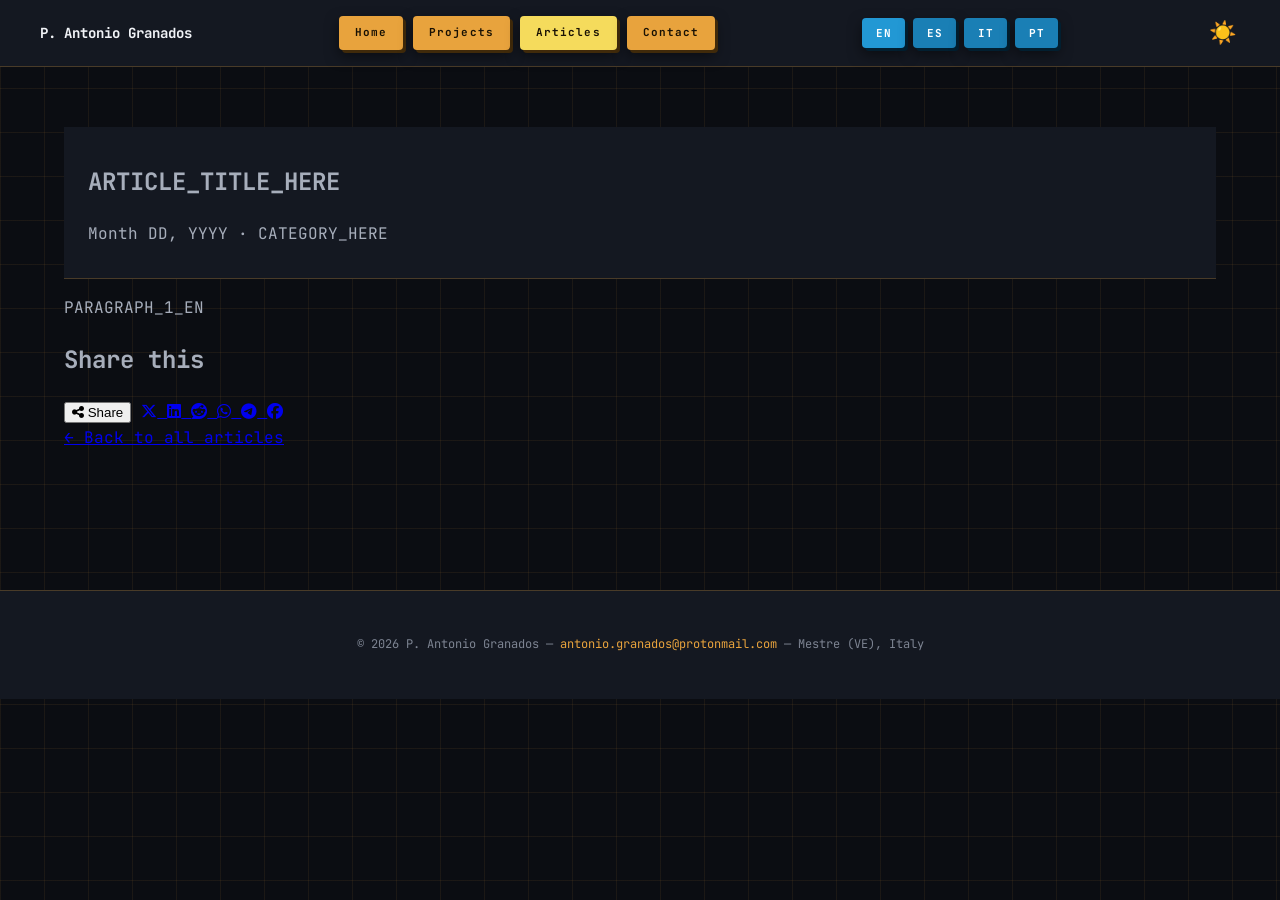
<file: articles/_template.html>
<!DOCTYPE html>
<html lang="en">

<head>
  <meta charset="UTF-8" />
  <meta name="viewport" content="width=device-width, initial-scale=1.0" />

  <meta name="description" content="ARTICLE_DESCRIPTION_HERE" />
  <meta name="author" content="P. Antonio Granados" />

  <meta property="og:title" content="ARTICLE_TITLE_HERE" />
  <meta property="og:description" content="ARTICLE_DESCRIPTION_HERE" />
  <meta property="og:type" content="article" />
  <meta property="og:url" content="ARTICLE_URL_HERE" />
  <meta property="og:image" content="ARTICLE_IMAGE_URL_HERE" />

  <meta name="twitter:card" content="summary_large_image" />
  <meta name="twitter:title" content="ARTICLE_TITLE_HERE" />
  <meta name="twitter:description" content="ARTICLE_DESCRIPTION_HERE" />
  <meta name="twitter:image" content="ARTICLE_IMAGE_URL_HERE" />

  <link rel="canonical" href="ARTICLE_URL_HERE" />

  <link rel="stylesheet"
        href="https://cdnjs.cloudflare.com/ajax/libs/font-awesome/6.5.2/css/all.min.css"
        referrerpolicy="no-referrer" />

  <link rel="preconnect" href="https://fonts.googleapis.com">
  <link href="https://fonts.googleapis.com/css2?family=Press+Start+2P&family=JetBrains+Mono:wght@400;500;600;700;800&display=swap" rel="stylesheet">
  <link rel="stylesheet" href="../css/style.css" />

  <!-- Favicon (browser tab / bookmarks icon) -->
  <link rel="icon" href="../favicon.ico" sizes="any">
  <link rel="icon" type="image/png" sizes="32x32" href="../images/favicon/favicon-32x32.png">
  <link rel="icon" type="image/png" sizes="16x16" href="../images/favicon/favicon-16x16.png">
  <link rel="apple-touch-icon" sizes="180x180" href="../images/favicon/apple-touch-icon.png">

  <title>ARTICLE_TITLE_HERE | P. Antonio Granados</title>
</head>

<body class="blueprint-bg">

  <header>
    <nav aria-label="Main navigation">

      <a href="../index.html" class="nav-brand">P. Antonio Granados</a>

      <ul>
        <li><a href="../index.html" class="nav-link" data-i18n="nav_home">Home</a></li>
        <li><a href="../projects.html" class="nav-link" data-i18n="nav_projects">Projects</a></li>
        <li><a href="../articles.html" class="nav-link" aria-current="page" data-i18n="nav_articles">Articles</a></li>
        <li><a href="../contact.html" class="nav-link" data-i18n="nav_contact">Contact</a></li>
      </ul>

      <div id="lang-switcher" role="group" aria-label="Language switcher">
        <button type="button" class="lang-btn" data-lang="en" aria-pressed="true">EN</button>
        <button type="button" class="lang-btn" data-lang="es" aria-pressed="false">ES</button>
        <button type="button" class="lang-btn" data-lang="it" aria-pressed="false">IT</button>
        <button type="button" class="lang-btn" data-lang="pt" aria-pressed="false">PT</button>
      </div>
      <button class="theme-toggle" aria-label="Switch to light mode">[ LIGHT ]</button>

    </nav>
  </header>

  <main>

    <article class="post">

      <header class="post-header">
        <h1 data-i18n="SLUG_title">ARTICLE_TITLE_HERE</h1>
        <p class="post-meta">
          <time datetime="YYYY-MM-DD">Month DD, YYYY</time>
          &middot;
          <span class="post-category" data-i18n="SLUG_category">CATEGORY_HERE</span>
        </p>
      </header>

      <div class="post-body">
        <!-- Article body paragraphs use data-i18n="SLUG_p1", SLUG_p2, etc.
             The actual text for all 4 languages is in the <script> block below. -->
        <p data-i18n="SLUG_p1">PARAGRAPH_1_EN</p>
      </div>

      <div class="share-bar"
           data-share-url="ARTICLE_URL_HERE"
           data-share-title="ARTICLE_TITLE_HERE"
           aria-label="Share this article">

        <h2 class="share-heading" data-i18n="share_heading">Share this</h2>

        <button type="button" id="native-share" class="share-button share-native"
                aria-label="Share via your device">
          <i class="fa-solid fa-share-nodes"></i>
          <span>Share</span>
        </button>

        <a href="#" class="share-button share-x" target="_blank" rel="noopener noreferrer" aria-label="Share on X">
          <i class="fa-brands fa-x-twitter"></i>
        </a>
        <a href="#" class="share-button share-linkedin" target="_blank" rel="noopener noreferrer" aria-label="Share on LinkedIn">
          <i class="fa-brands fa-linkedin"></i>
        </a>
        <a href="#" class="share-button share-reddit" target="_blank" rel="noopener noreferrer" aria-label="Share on Reddit">
          <i class="fa-brands fa-reddit"></i>
        </a>
        <a href="#" class="share-button share-whatsapp" target="_blank" rel="noopener noreferrer" aria-label="Share on WhatsApp">
          <i class="fa-brands fa-whatsapp"></i>
        </a>
        <a href="#" class="share-button share-telegram" target="_blank" rel="noopener noreferrer" aria-label="Share on Telegram">
          <i class="fa-brands fa-telegram"></i>
        </a>
        <a href="#" class="share-button share-facebook" target="_blank" rel="noopener noreferrer" aria-label="Share on Facebook">
          <i class="fa-brands fa-facebook"></i>
        </a>
      </div>

      <a href="../articles.html" class="back-link" data-i18n="back_to_articles">&larr; Back to all articles</a>

    </article>

  </main>

  <footer>
    <p>
      &copy; 2026 P. Antonio Granados &mdash;
      <a href="mailto:antonio.granados@protonmail.com">antonio.granados@protonmail.com</a> &mdash;
      <span data-i18n="footer_location">Mestre (VE), Italy</span>
    </p>
  </footer>

  <script src="../js/i18n.js"></script>
  <script src="../js/theme.js"></script>
  <script src="../js/share.js"></script>

  <!-- Per-article translations: registered AFTER i18n.js loads -->
  <script>
    window.i18nRegister({
      en: {
        SLUG_title: "ARTICLE_TITLE_HERE",
        SLUG_category: "CATEGORY_HERE",
        SLUG_p1: "PARAGRAPH_1_EN",
        back_to_articles: "← Back to all articles",
        share_heading: "Share this"
      },
      es: {
        SLUG_title: "ARTICLE_TITLE_ES",
        SLUG_category: "CATEGORY_ES",
        SLUG_p1: "PARAGRAPH_1_ES",
        back_to_articles: "← Volver a los artículos",
        share_heading: "Compartir"
      },
      it: {
        SLUG_title: "ARTICLE_TITLE_IT",
        SLUG_category: "CATEGORY_IT",
        SLUG_p1: "PARAGRAPH_1_IT",
        back_to_articles: "← Torna agli articoli",
        share_heading: "Condividi"
      },
      pt: {
        SLUG_title: "ARTICLE_TITLE_PT",
        SLUG_category: "CATEGORY_PT",
        SLUG_p1: "PARAGRAPH_1_PT",
        back_to_articles: "← Voltar aos artigos",
        share_heading: "Compartilhar"
      }
    });
    window.i18nApply();
  </script>

</body>
</html>
</file>
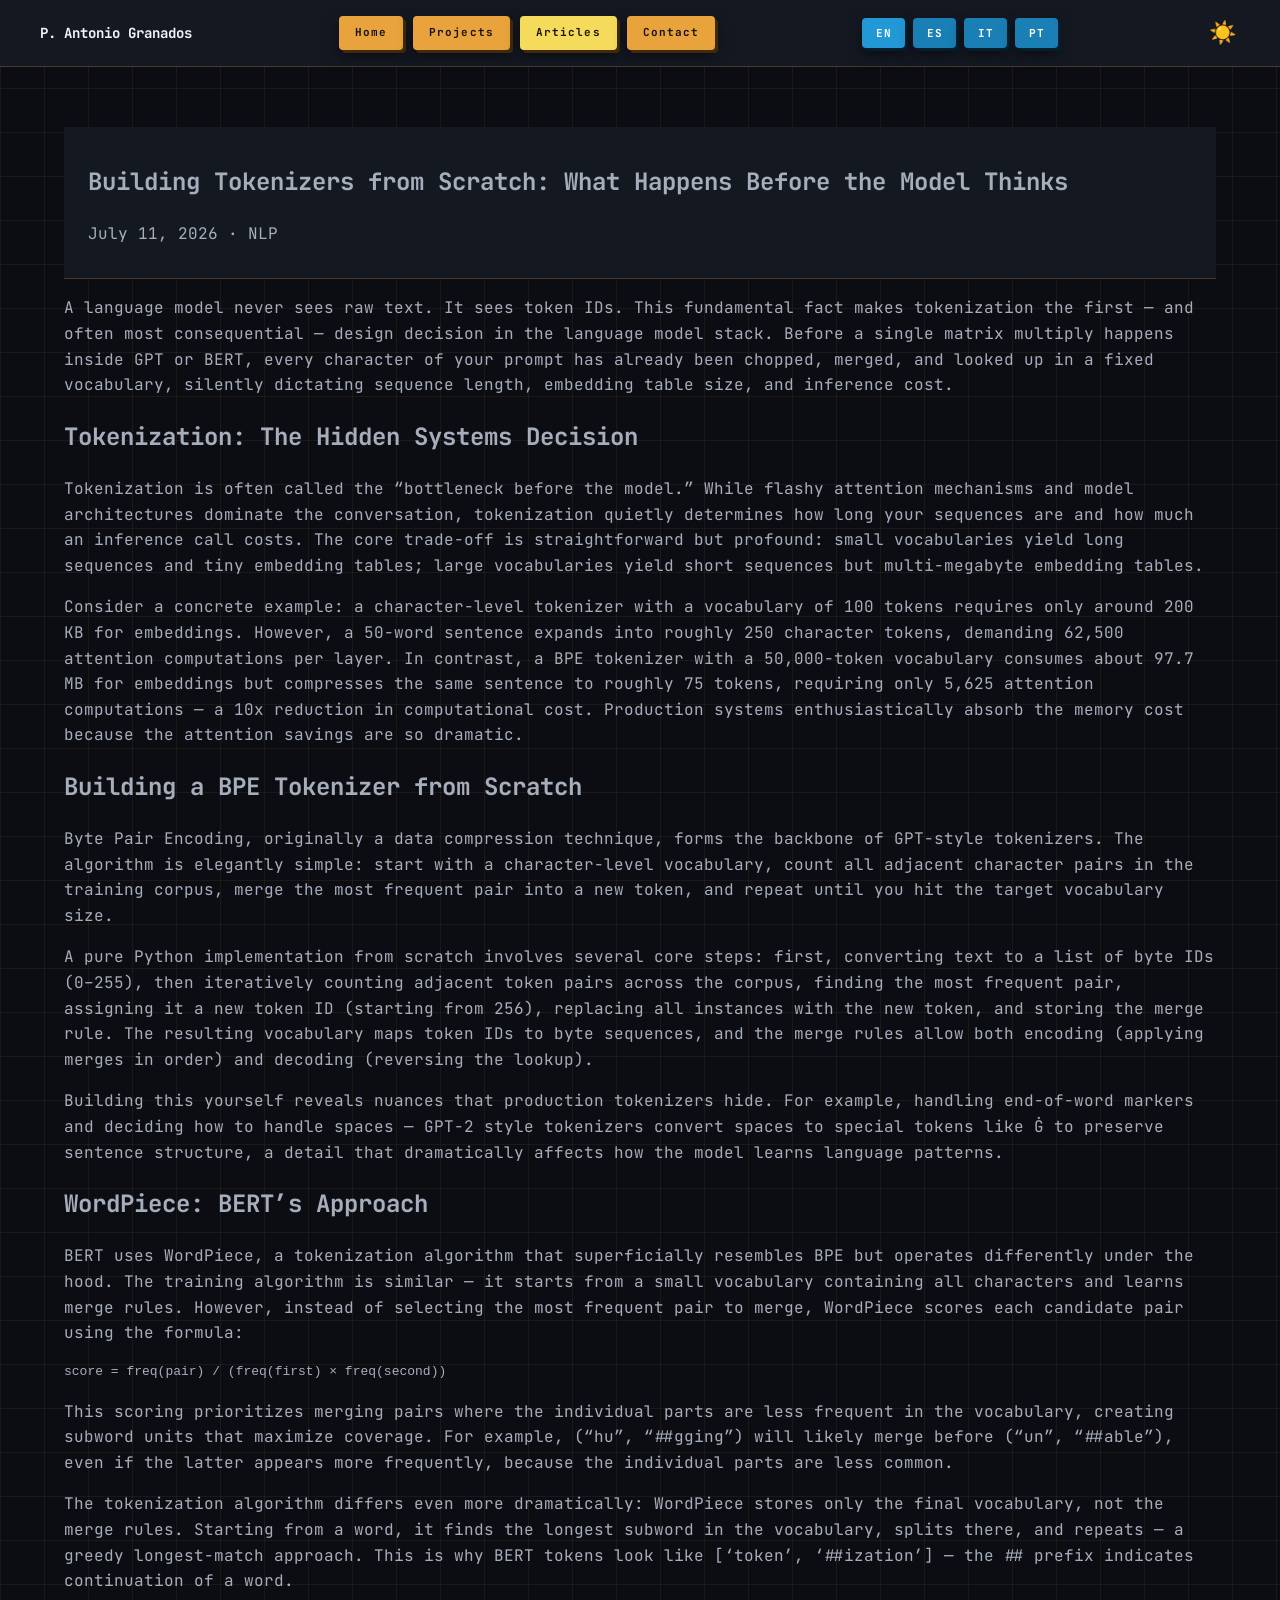
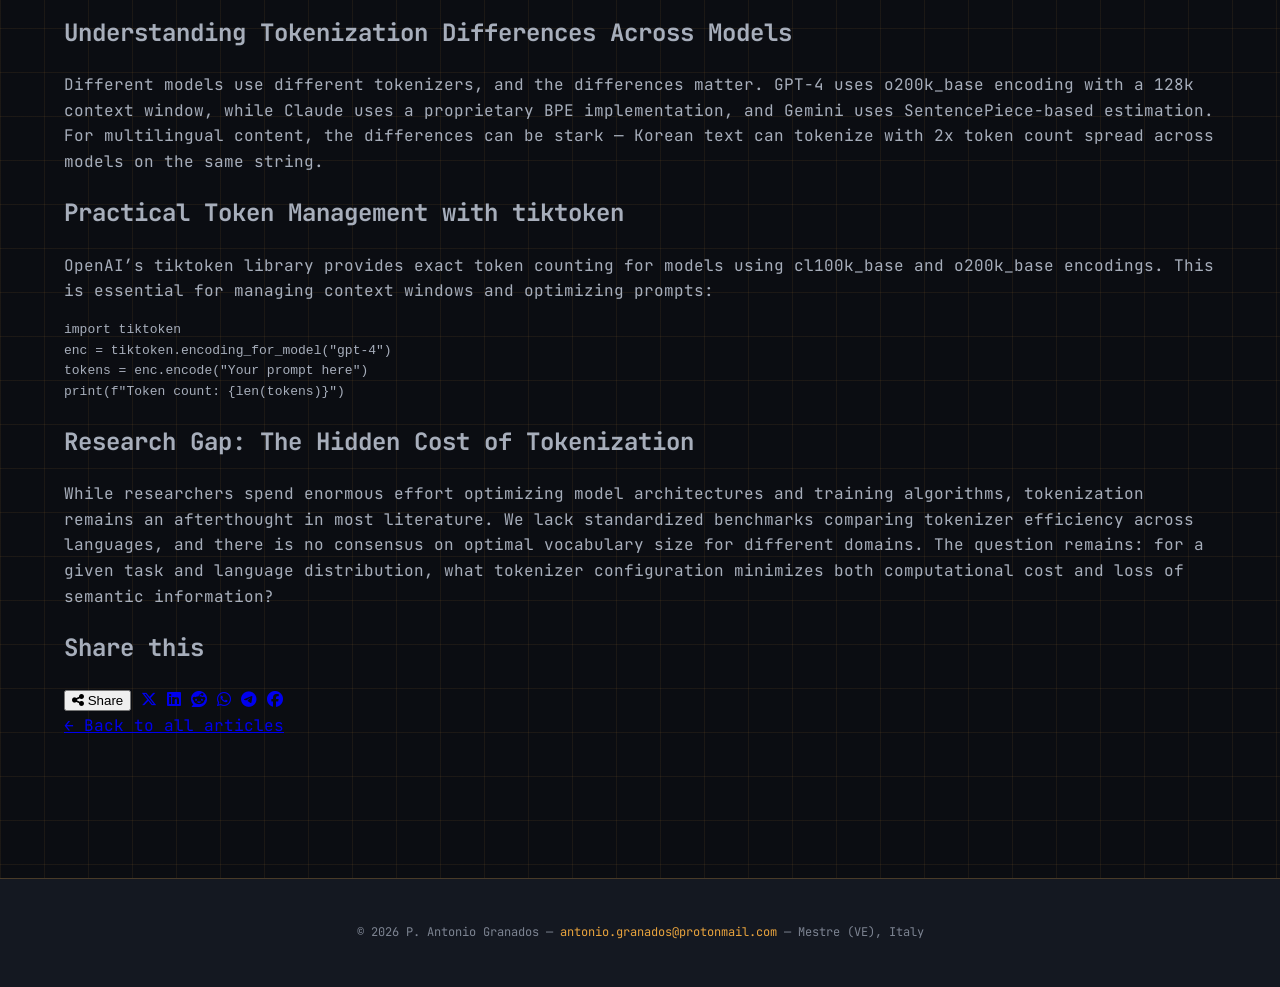
<file: articles/building-tokenizers-from-scratch.html>
<!DOCTYPE html>
<html lang="en">

<head>
  <meta charset="UTF-8" />
  <meta name="viewport" content="width=device-width, initial-scale=1.0" />

  <meta name="description" content="A language model never sees raw text — it sees token IDs. An in-depth look at BPE, WordPiece, and why tokenization is the most consequential design decision in the LLM stack." />
  <meta name="author" content="P. Antonio Granados" />

  <meta property="og:title" content="Building Tokenizers from Scratch: What Happens Before the Model Thinks" />
  <meta property="og:description" content="BPE, WordPiece, and why tokenization is the most consequential design decision in the LLM stack." />
  <meta property="og:type" content="article" />
  <meta property="og:url" content="https://saalamandras.github.io/portafolio/articles/building-tokenizers-from-scratch.html" />
  <meta property="og:image" content="https://saalamandras.github.io/portafolio/images/Profile_Picture_2026.png" />

  <meta name="twitter:card" content="summary_large_image" />
  <meta name="twitter:title" content="Building Tokenizers from Scratch: What Happens Before the Model Thinks" />
  <meta name="twitter:description" content="BPE, WordPiece, and why tokenization is the most consequential design decision in the LLM stack." />
  <meta name="twitter:image" content="https://saalamandras.github.io/portafolio/images/Profile_Picture_2026.png" />

  <link rel="canonical" href="https://saalamandras.github.io/portafolio/articles/building-tokenizers-from-scratch.html" />

  <link rel="stylesheet"
        href="https://cdnjs.cloudflare.com/ajax/libs/font-awesome/6.5.2/css/all.min.css"
        referrerpolicy="no-referrer" />

  <link rel="preconnect" href="https://fonts.googleapis.com">
  <link href="https://fonts.googleapis.com/css2?family=Press+Start+2P&family=JetBrains+Mono:wght@400;500;600;700;800&display=swap" rel="stylesheet">
  <link rel="stylesheet" href="../css/style.css" />

  <title>Building Tokenizers from Scratch | P. Antonio Granados</title>
</head>

<body class="blueprint-bg">

  <header>
    <nav aria-label="Main navigation">
      <a href="../index.html" class="nav-brand">P. Antonio Granados</a>
      <ul>
        <li><a href="../index.html" class="nav-link" data-i18n="nav_home">Home</a></li>
        <li><a href="../projects.html" class="nav-link" data-i18n="nav_projects">Projects</a></li>
        <li><a href="../articles.html" class="nav-link" aria-current="page" data-i18n="nav_articles">Articles</a></li>
        <li><a href="../contact.html" class="nav-link" data-i18n="nav_contact">Contact</a></li>
      </ul>
      <div id="lang-switcher" role="group" aria-label="Language switcher">
        <button type="button" class="lang-btn" data-lang="en" aria-pressed="true">EN</button>
        <button type="button" class="lang-btn" data-lang="es" aria-pressed="false">ES</button>
        <button type="button" class="lang-btn" data-lang="it" aria-pressed="false">IT</button>
        <button type="button" class="lang-btn" data-lang="pt" aria-pressed="false">PT</button>
      </div>
      <button class="theme-toggle" aria-label="Switch to light mode">[ LIGHT ]</button>
    </nav>
  </header>

  <main>

    <article class="post">

      <header class="post-header">
        <h1 data-i18n="tok_title">Building Tokenizers from Scratch: What Happens Before the Model Thinks</h1>
        <p class="post-meta">
          <time datetime="2026-07-11">July 11, 2026</time>
          &middot;
          <span class="post-category" data-i18n="tok_category">NLP</span>
        </p>
      </header>

      <div class="post-body">

        <p data-i18n="tok_p1">A language model never sees raw text. It sees token IDs. This fundamental fact makes tokenization the first — and often most consequential — design decision in the language model stack. Before a single matrix multiply happens inside GPT or BERT, every character of your prompt has already been chopped, merged, and looked up in a fixed vocabulary, silently dictating sequence length, embedding table size, and inference cost.</p>

        <h2 data-i18n="tok_h1">Tokenization: The Hidden Systems Decision</h2>

        <p data-i18n="tok_p2">Tokenization is often called the "bottleneck before the model." While flashy attention mechanisms and model architectures dominate the conversation, tokenization quietly determines how long your sequences are and how much an inference call costs. The core trade-off is straightforward but profound: small vocabularies yield long sequences and tiny embedding tables; large vocabularies yield short sequences but multi-megabyte embedding tables.</p>

        <p data-i18n="tok_p3">Consider a concrete example: a character-level tokenizer with a vocabulary of 100 tokens requires only around 200 KB for embeddings. However, a 50-word sentence expands into roughly 250 character tokens, demanding 62,500 attention computations per layer. In contrast, a BPE tokenizer with a 50,000-token vocabulary consumes about 97.7 MB for embeddings but compresses the same sentence to roughly 75 tokens, requiring only 5,625 attention computations — a 10x reduction in computational cost. Production systems enthusiastically absorb the memory cost because the attention savings are so dramatic.</p>

        <h2 data-i18n="tok_h2">Building a BPE Tokenizer from Scratch</h2>

        <p data-i18n="tok_p4">Byte Pair Encoding, originally a data compression technique, forms the backbone of GPT-style tokenizers. The algorithm is elegantly simple: start with a character-level vocabulary, count all adjacent character pairs in the training corpus, merge the most frequent pair into a new token, and repeat until you hit the target vocabulary size.</p>

        <p data-i18n="tok_p5">A pure Python implementation from scratch involves several core steps: first, converting text to a list of byte IDs (0–255), then iteratively counting adjacent token pairs across the corpus, finding the most frequent pair, assigning it a new token ID (starting from 256), replacing all instances with the new token, and storing the merge rule. The resulting vocabulary maps token IDs to byte sequences, and the merge rules allow both encoding (applying merges in order) and decoding (reversing the lookup).</p>

        <p data-i18n="tok_p6">Building this yourself reveals nuances that production tokenizers hide. For example, handling end-of-word markers and deciding how to handle spaces — GPT-2 style tokenizers convert spaces to special tokens like Ġ to preserve sentence structure, a detail that dramatically affects how the model learns language patterns.</p>

        <h2 data-i18n="tok_h3">WordPiece: BERT's Approach</h2>

        <p data-i18n="tok_p7">BERT uses WordPiece, a tokenization algorithm that superficially resembles BPE but operates differently under the hood. The training algorithm is similar — it starts from a small vocabulary containing all characters and learns merge rules. However, instead of selecting the most frequent pair to merge, WordPiece scores each candidate pair using the formula:</p>

        <pre><code>score = freq(pair) / (freq(first) × freq(second))</code></pre>

        <p data-i18n="tok_p8">This scoring prioritizes merging pairs where the individual parts are less frequent in the vocabulary, creating subword units that maximize coverage. For example, ("hu", "##gging") will likely merge before ("un", "##able"), even if the latter appears more frequently, because the individual parts are less common.</p>

        <p data-i18n="tok_p9">The tokenization algorithm differs even more dramatically: WordPiece stores only the final vocabulary, not the merge rules. Starting from a word, it finds the longest subword in the vocabulary, splits there, and repeats — a greedy longest-match approach. This is why BERT tokens look like ['token', '##ization'] — the ## prefix indicates continuation of a word.</p>

        <h2 data-i18n="tok_h4">Understanding Tokenization Differences Across Models</h2>

        <p data-i18n="tok_p10">Different models use different tokenizers, and the differences matter. GPT-4 uses o200k_base encoding with a 128k context window, while Claude uses a proprietary BPE implementation, and Gemini uses SentencePiece-based estimation. For multilingual content, the differences can be stark — Korean text can tokenize with 2x token count spread across models on the same string.</p>

        <h2 data-i18n="tok_h5">Practical Token Management with tiktoken</h2>

        <p data-i18n="tok_p11">OpenAI's tiktoken library provides exact token counting for models using cl100k_base and o200k_base encodings. This is essential for managing context windows and optimizing prompts:</p>

        <pre><code>import tiktoken
enc = tiktoken.encoding_for_model("gpt-4")
tokens = enc.encode("Your prompt here")
print(f"Token count: {len(tokens)}")</code></pre>

        <h2 data-i18n="tok_h6">Research Gap: The Hidden Cost of Tokenization</h2>

        <p data-i18n="tok_p12">While researchers spend enormous effort optimizing model architectures and training algorithms, tokenization remains an afterthought in most literature. We lack standardized benchmarks comparing tokenizer efficiency across languages, and there is no consensus on optimal vocabulary size for different domains. The question remains: for a given task and language distribution, what tokenizer configuration minimizes both computational cost and loss of semantic information?</p>

      </div>

      <div class="share-bar"
           data-share-url="https://saalamandras.github.io/portafolio/articles/building-tokenizers-from-scratch.html"
           data-share-title="Building Tokenizers from Scratch"
           aria-label="Share this article">

        <h2 class="share-heading" data-i18n="share_heading">Share this</h2>

        <button type="button" id="native-share" class="share-button share-native" aria-label="Share via your device">
          <i class="fa-solid fa-share-nodes"></i>
          <span>Share</span>
        </button>

        <a href="#" class="share-button share-x" target="_blank" rel="noopener noreferrer" aria-label="Share on X"><i class="fa-brands fa-x-twitter"></i></a>
        <a href="#" class="share-button share-linkedin" target="_blank" rel="noopener noreferrer" aria-label="Share on LinkedIn"><i class="fa-brands fa-linkedin"></i></a>
        <a href="#" class="share-button share-reddit" target="_blank" rel="noopener noreferrer" aria-label="Share on Reddit"><i class="fa-brands fa-reddit"></i></a>
        <a href="#" class="share-button share-whatsapp" target="_blank" rel="noopener noreferrer" aria-label="Share on WhatsApp"><i class="fa-brands fa-whatsapp"></i></a>
        <a href="#" class="share-button share-telegram" target="_blank" rel="noopener noreferrer" aria-label="Share on Telegram"><i class="fa-brands fa-telegram"></i></a>
        <a href="#" class="share-button share-facebook" target="_blank" rel="noopener noreferrer" aria-label="Share on Facebook"><i class="fa-brands fa-facebook"></i></a>
      </div>

      <a href="../articles.html" class="back-link" data-i18n="back_to_articles">&larr; Back to all articles</a>

    </article>

  </main>

  <footer>
    <p>
      &copy; 2026 P. Antonio Granados &mdash;
      <a href="mailto:antonio.granados@protonmail.com">antonio.granados@protonmail.com</a> &mdash;
      <span data-i18n="footer_location">Mestre (VE), Italy</span>
    </p>
  </footer>

  <script src="../js/i18n.js"></script>
  <script src="../js/theme.js"></script>
  <script src="../js/share.js"></script>

  <script>
    window.i18nRegister({
      en: {
        tok_title: "Building Tokenizers from Scratch: What Happens Before the Model Thinks",
        tok_category: "NLP",
        tok_p1: "A language model never sees raw text. It sees token IDs. This fundamental fact makes tokenization the first — and often most consequential — design decision in the language model stack. Before a single matrix multiply happens inside GPT or BERT, every character of your prompt has already been chopped, merged, and looked up in a fixed vocabulary, silently dictating sequence length, embedding table size, and inference cost.",
        tok_h1: "Tokenization: The Hidden Systems Decision",
        tok_p2: "Tokenization is often called the “bottleneck before the model.” While flashy attention mechanisms and model architectures dominate the conversation, tokenization quietly determines how long your sequences are and how much an inference call costs. The core trade-off is straightforward but profound: small vocabularies yield long sequences and tiny embedding tables; large vocabularies yield short sequences but multi-megabyte embedding tables.",
        tok_p3: "Consider a concrete example: a character-level tokenizer with a vocabulary of 100 tokens requires only around 200 KB for embeddings. However, a 50-word sentence expands into roughly 250 character tokens, demanding 62,500 attention computations per layer. In contrast, a BPE tokenizer with a 50,000-token vocabulary consumes about 97.7 MB for embeddings but compresses the same sentence to roughly 75 tokens, requiring only 5,625 attention computations — a 10x reduction in computational cost. Production systems enthusiastically absorb the memory cost because the attention savings are so dramatic.",
        tok_h2: "Building a BPE Tokenizer from Scratch",
        tok_p4: "Byte Pair Encoding, originally a data compression technique, forms the backbone of GPT-style tokenizers. The algorithm is elegantly simple: start with a character-level vocabulary, count all adjacent character pairs in the training corpus, merge the most frequent pair into a new token, and repeat until you hit the target vocabulary size.",
        tok_p5: "A pure Python implementation from scratch involves several core steps: first, converting text to a list of byte IDs (0–255), then iteratively counting adjacent token pairs across the corpus, finding the most frequent pair, assigning it a new token ID (starting from 256), replacing all instances with the new token, and storing the merge rule. The resulting vocabulary maps token IDs to byte sequences, and the merge rules allow both encoding (applying merges in order) and decoding (reversing the lookup).",
        tok_p6: "Building this yourself reveals nuances that production tokenizers hide. For example, handling end-of-word markers and deciding how to handle spaces — GPT-2 style tokenizers convert spaces to special tokens like Ġ to preserve sentence structure, a detail that dramatically affects how the model learns language patterns.",
        tok_h3: "WordPiece: BERT’s Approach",
        tok_p7: "BERT uses WordPiece, a tokenization algorithm that superficially resembles BPE but operates differently under the hood. The training algorithm is similar — it starts from a small vocabulary containing all characters and learns merge rules. However, instead of selecting the most frequent pair to merge, WordPiece scores each candidate pair using the formula:",
        tok_p8: "This scoring prioritizes merging pairs where the individual parts are less frequent in the vocabulary, creating subword units that maximize coverage. For example, (“hu”, “##gging”) will likely merge before (“un”, “##able”), even if the latter appears more frequently, because the individual parts are less common.",
        tok_p9: "The tokenization algorithm differs even more dramatically: WordPiece stores only the final vocabulary, not the merge rules. Starting from a word, it finds the longest subword in the vocabulary, splits there, and repeats — a greedy longest-match approach. This is why BERT tokens look like [‘token’, ‘##ization’] — the ## prefix indicates continuation of a word.",
        tok_h4: "Understanding Tokenization Differences Across Models",
        tok_p10: "Different models use different tokenizers, and the differences matter. GPT-4 uses o200k_base encoding with a 128k context window, while Claude uses a proprietary BPE implementation, and Gemini uses SentencePiece-based estimation. For multilingual content, the differences can be stark — Korean text can tokenize with 2x token count spread across models on the same string.",
        tok_h5: "Practical Token Management with tiktoken",
        tok_p11: "OpenAI’s tiktoken library provides exact token counting for models using cl100k_base and o200k_base encodings. This is essential for managing context windows and optimizing prompts:",
        tok_h6: "Research Gap: The Hidden Cost of Tokenization",
        tok_p12: "While researchers spend enormous effort optimizing model architectures and training algorithms, tokenization remains an afterthought in most literature. We lack standardized benchmarks comparing tokenizer efficiency across languages, and there is no consensus on optimal vocabulary size for different domains. The question remains: for a given task and language distribution, what tokenizer configuration minimizes both computational cost and loss of semantic information?",
        back_to_articles: "← Back to all articles",
        share_heading: "Share this"
      },
      es: {
        tok_title: "Construyendo Tokenizadores desde Cero: Lo que Ocurre Antes de que el Modelo Piense",
        tok_category: "PLN",
        tok_p1: "Un modelo de lenguaje nunca ve texto crudo. Ve IDs de tokens. Este hecho fundamental convierte a la tokenización en la primera — y a menudo la más determinante — decisión de diseño en la pila de modelos de lenguaje. Antes de que ocurra una sola multiplicación de matrices dentro de GPT o BERT, cada carácter de tu prompt ya ha sido cortado, fusionado y buscado en un vocabulario fijo, dictando silenciosamente la longitud de la secuencia, el tamaño de la tabla de embeddings y el coste de inferencia.",
        tok_h1: "Tokenización: La Decisión de Sistemas Oculta",
        tok_p2: "La tokenización suele llamarse el “cuello de botella antes del modelo.” Mientras los llamativos mecanismos de atención y las arquitecturas de modelos dominan la conversación, la tokenización determina silenciosamente cuán largas son tus secuencias y cuánto cuesta una llamada de inferencia. La compensación fundamental es directa pero profunda: vocabularios pequeños producen secuencias largas y tablas de embeddings diminutas; vocabularios grandes producen secuencias cortas pero tablas de embeddings de varios megabytes.",
        tok_p3: "Consideremos un ejemplo concreto: un tokenizador a nivel de caracteres con un vocabulario de 100 tokens requiere solo unos 200 KB para embeddings. Sin embargo, una oración de 50 palabras se expande a aproximadamente 250 tokens de caracteres, exigiendo 62.500 cálculos de atención por capa. En cambio, un tokenizador BPE con un vocabulario de 50.000 tokens consume unos 97,7 MB para embeddings pero comprime la misma oración a unos 75 tokens, requiriendo solo 5.625 cálculos de atención — una reducción de 10x en coste computacional. Los sistemas de producción absorben con entusiasmo el coste de memoria porque el ahorro en atención es tan dramático.",
        tok_h2: "Construyendo un Tokenizador BPE desde Cero",
        tok_p4: "Byte Pair Encoding, originalmente una técnica de compresión de datos, forma la columna vertebral de los tokenizadores estilo GPT. El algoritmo es elegantemente simple: comienza con un vocabulario a nivel de caracteres, cuenta todos los pares de caracteres adyacentes en el corpus de entrenamiento, fusiona el par más frecuente en un nuevo token y repite hasta alcanzar el tamaño de vocabulario objetivo.",
        tok_p5: "Una implementación pura en Python desde cero implica varios pasos fundamentales: primero, convertir texto a una lista de IDs de bytes (0–255), luego contar iterativamente los pares de tokens adyacentes en el corpus, encontrar el par más frecuente, asignarle un nuevo ID de token (comenzando desde 256), reemplazar todas las instancias con el nuevo token y almacenar la regla de fusión. El vocabulario resultante mapea IDs de tokens a secuencias de bytes, y las reglas de fusión permiten tanto la codificación (aplicando fusiones en orden) como la decodificación (invirtiendo la búsqueda).",
        tok_p6: "Construirlo tú mismo revela matices que los tokenizadores de producción ocultan. Por ejemplo, el manejo de marcadores de fin de palabra y la decisión de cómo tratar los espacios — los tokenizadores estilo GPT-2 convierten los espacios en tokens especiales como Ġ para preservar la estructura de la oración, un detalle que afecta drásticamente cómo el modelo aprende patrones lingüísticos.",
        tok_h3: "WordPiece: El Enfoque de BERT",
        tok_p7: "BERT usa WordPiece, un algoritmo de tokenización que superficialmente se asemeja a BPE pero opera de forma diferente internamente. El algoritmo de entrenamiento es similar — parte de un vocabulario pequeño que contiene todos los caracteres y aprende reglas de fusión. Sin embargo, en lugar de seleccionar el par más frecuente para fusionar, WordPiece puntúa cada par candidato usando la fórmula:",
        tok_p8: "Esta puntuación prioriza la fusión de pares donde las partes individuales son menos frecuentes en el vocabulario, creando unidades de subpalabras que maximizan la cobertura. Por ejemplo, (“hu”, “##gging”) probablemente se fusionará antes que (“un”, “##able”), incluso si este último aparece con más frecuencia, porque las partes individuales son menos comunes.",
        tok_p9: "El algoritmo de tokenización difiere aún más drásticamente: WordPiece almacena solo el vocabulario final, no las reglas de fusión. Partiendo de una palabra, encuentra la subpalabra más larga en el vocabulario, divide allí y repite — un enfoque voraz de coincidencia más larga. Por eso los tokens de BERT parecen [‘token’, ‘##ization’] — el prefijo ## indica continuación de una palabra.",
        tok_h4: "Entendiendo las Diferencias de Tokenización entre Modelos",
        tok_p10: "Diferentes modelos usan diferentes tokenizadores, y las diferencias importan. GPT-4 usa la codificación o200k_base con una ventana de contexto de 128k, mientras que Claude usa una implementación BPE propietaria y Gemini usa estimación basada en SentencePiece. Para contenido multilingüe, las diferencias pueden ser notables — el texto en coreano puede tokenizarse con una diferencia de 2x en el conteo de tokens entre modelos para la misma cadena.",
        tok_h5: "Gestión Práctica de Tokens con tiktoken",
        tok_p11: "La librería tiktoken de OpenAI proporciona un conteo exacto de tokens para modelos que usan las codificaciones cl100k_base y o200k_base. Esto es esencial para gestionar ventanas de contexto y optimizar prompts:",
        tok_h6: "Brecha de Investigación: El Coste Oculto de la Tokenización",
        tok_p12: "Mientras los investigadores dedican un esfuerzo enorme a optimizar arquitecturas de modelos y algoritmos de entrenamiento, la tokenización sigue siendo un aspecto secundario en la mayoría de la literatura. Carecemos de benchmarks estandarizados que comparen la eficiencia de tokenizadores entre idiomas, y no hay consenso sobre el tamaño óptimo de vocabulario para diferentes dominios. La pregunta persiste: para una tarea y distribución lingüística dadas, ¿qué configuración de tokenizador minimiza tanto el coste computacional como la pérdida de información semántica?",
        back_to_articles: "← Volver a los artículos",
        share_heading: "Compartir"
      },
      it: {
        tok_title: "Costruire Tokenizer da Zero: Cosa Succede Prima che il Modello Pensi",
        tok_category: "NLP",
        tok_p1: "Un modello linguistico non vede mai testo grezzo. Vede ID di token. Questo fatto fondamentale rende la tokenizzazione la prima — e spesso la più consequenziale — decisione progettuale nello stack dei modelli di linguaggio. Prima che una singola moltiplicazione di matrici avvenga dentro GPT o BERT, ogni carattere del tuo prompt è già stato tagliato, fuso e cercato in un vocabolario fisso, dettando silenziosamente la lunghezza della sequenza, la dimensione della tabella di embedding e il costo di inferenza.",
        tok_h1: "Tokenizzazione: La Decisione di Sistema Nascosta",
        tok_p2: "La tokenizzazione viene spesso definita il “collo di bottiglia prima del modello.” Mentre i meccanismi di attenzione appariscenti e le architetture dei modelli dominano la conversazione, la tokenizzazione determina silenziosamente quanto lunghe sono le sequenze e quanto costa una chiamata di inferenza. Il compromesso fondamentale è diretto ma profondo: vocabolari piccoli producono sequenze lunghe e tabelle di embedding minuscole; vocabolari grandi producono sequenze corte ma tabelle di embedding da diversi megabyte.",
        tok_p3: "Consideriamo un esempio concreto: un tokenizzatore a livello di caratteri con un vocabolario di 100 token richiede solo circa 200 KB per gli embedding. Tuttavia, una frase di 50 parole si espande in circa 250 token di caratteri, richiedendo 62.500 calcoli di attenzione per layer. Al contrario, un tokenizzatore BPE con un vocabolario di 50.000 token consuma circa 97,7 MB per gli embedding ma comprime la stessa frase a circa 75 token, richiedendo solo 5.625 calcoli di attenzione — una riduzione di 10x nel costo computazionale. I sistemi di produzione assorbono con entusiasmo il costo di memoria perché il risparmio nell’attenzione è così drammatico.",
        tok_h2: "Costruire un Tokenizzatore BPE da Zero",
        tok_p4: "Byte Pair Encoding, originariamente una tecnica di compressione dati, costituisce la spina dorsale dei tokenizzatori in stile GPT. L’algoritmo è elegantemente semplice: inizia con un vocabolario a livello di caratteri, conta tutte le coppie di caratteri adiacenti nel corpus di addestramento, fonde la coppia più frequente in un nuovo token e ripete fino a raggiungere la dimensione target del vocabolario.",
        tok_p5: "Un’implementazione pura in Python da zero prevede diversi passaggi fondamentali: prima, convertire il testo in una lista di ID di byte (0–255), poi contare iterativamente le coppie di token adiacenti nel corpus, trovare la coppia più frequente, assegnarle un nuovo ID di token (a partire da 256), sostituire tutte le istanze con il nuovo token e memorizzare la regola di fusione. Il vocabolario risultante mappa gli ID dei token su sequenze di byte, e le regole di fusione permettono sia la codifica (applicando le fusioni in ordine) sia la decodifica (invertendo la ricerca).",
        tok_p6: "Costruirlo da soli rivela sfumature che i tokenizzatori di produzione nascondono. Per esempio, la gestione dei marcatori di fine parola e la decisione su come trattare gli spazi — i tokenizzatori in stile GPT-2 convertono gli spazi in token speciali come Ġ per preservare la struttura della frase, un dettaglio che influisce drasticamente su come il modello apprende i pattern linguistici.",
        tok_h3: "WordPiece: L’Approccio di BERT",
        tok_p7: "BERT usa WordPiece, un algoritmo di tokenizzazione che superficialmente assomiglia a BPE ma opera diversamente internamente. L’algoritmo di addestramento è simile — parte da un piccolo vocabolario contenente tutti i caratteri e apprende regole di fusione. Tuttavia, invece di selezionare la coppia più frequente da fondere, WordPiece valuta ogni coppia candidata usando la formula:",
        tok_p8: "Questo punteggio dà priorità alla fusione di coppie dove le parti individuali sono meno frequenti nel vocabolario, creando unità di sottoparole che massimizzano la copertura. Per esempio, (“hu”, “##gging”) verrà probabilmente fusa prima di (“un”, “##able”), anche se quest’ultima appare più frequentemente, perché le parti individuali sono meno comuni.",
        tok_p9: "L’algoritmo di tokenizzazione differisce in modo ancora più drastico: WordPiece memorizza solo il vocabolario finale, non le regole di fusione. Partendo da una parola, trova la sottoparola più lunga nel vocabolario, divide lì e ripete — un approccio greedy di corrispondenza più lunga. Per questo i token di BERT appaiono come [‘token’, ‘##ization’] — il prefisso ## indica la continuazione di una parola.",
        tok_h4: "Comprendere le Differenze di Tokenizzazione tra Modelli",
        tok_p10: "Modelli diversi usano tokenizzatori diversi, e le differenze contano. GPT-4 usa la codifica o200k_base con una finestra di contesto da 128k, mentre Claude usa un’implementazione BPE proprietaria e Gemini usa una stima basata su SentencePiece. Per contenuti multilingue, le differenze possono essere nette — il testo coreano può tokenizzarsi con una differenza di 2x nel conteggio dei token tra modelli sulla stessa stringa.",
        tok_h5: "Gestione Pratica dei Token con tiktoken",
        tok_p11: "La libreria tiktoken di OpenAI fornisce un conteggio esatto dei token per modelli che usano le codifiche cl100k_base e o200k_base. Questo è essenziale per gestire le finestre di contesto e ottimizzare i prompt:",
        tok_h6: "Gap di Ricerca: Il Costo Nascosto della Tokenizzazione",
        tok_p12: "Mentre i ricercatori dedicano uno sforzo enorme all’ottimizzazione delle architetture dei modelli e degli algoritmi di addestramento, la tokenizzazione rimane un aspetto secondario nella maggior parte della letteratura. Mancano benchmark standardizzati che confrontino l’efficienza dei tokenizzatori tra le lingue, e non c’è consenso sulla dimensione ottimale del vocabolario per diversi domini. La domanda resta: per un dato compito e distribuzione linguistica, quale configurazione di tokenizzatore minimizza sia il costo computazionale che la perdita di informazione semantica?",
        back_to_articles: "← Torna agli articoli",
        share_heading: "Condividi"
      },
      pt: {
        tok_title: "Construindo Tokenizadores do Zero: O que Acontece Antes de o Modelo Pensar",
        tok_category: "PLN",
        tok_p1: "Um modelo de linguagem nunca vê texto bruto. Ele vê IDs de tokens. Esse fato fundamental torna a tokenização a primeira — e frequentemente a mais consequente — decisão de design na pilha de modelos de linguagem. Antes que uma única multiplicação de matrizes aconteça dentro do GPT ou BERT, cada caractere do seu prompt já foi cortado, fundido e procurado em um vocabulário fixo, ditando silenciosamente o comprimento da sequência, o tamanho da tabela de embeddings e o custo de inferência.",
        tok_h1: "Tokenização: A Decisão de Sistema Oculta",
        tok_p2: "A tokenização é frequentemente chamada de “gargalo antes do modelo.” Enquanto mecanismos de atenção chamativos e arquiteturas de modelos dominam a conversa, a tokenização determina silenciosamente quão longas são suas sequências e quanto custa uma chamada de inferência. A compensação fundamental é direta mas profunda: vocabulários pequenos produzem sequências longas e tabelas de embeddings minúsculas; vocabulários grandes produzem sequências curtas mas tabelas de embeddings de vários megabytes.",
        tok_p3: "Considere um exemplo concreto: um tokenizador a nível de caracteres com um vocabulário de 100 tokens requer apenas cerca de 200 KB para embeddings. No entanto, uma frase de 50 palavras se expande para aproximadamente 250 tokens de caracteres, exigindo 62.500 cálculos de atenção por camada. Em contraste, um tokenizador BPE com um vocabulário de 50.000 tokens consome cerca de 97,7 MB para embeddings mas comprime a mesma frase para aproximadamente 75 tokens, exigindo apenas 5.625 cálculos de atenção — uma redução de 10x no custo computacional. Sistemas de produção absorvem entusiasticamente o custo de memória porque a economia em atenção é tão dramática.",
        tok_h2: "Construindo um Tokenizador BPE do Zero",
        tok_p4: "Byte Pair Encoding, originalmente uma técnica de compressão de dados, forma a espinha dorsal dos tokenizadores estilo GPT. O algoritmo é elegantemente simples: comece com um vocabulário a nível de caracteres, conte todos os pares de caracteres adjacentes no corpus de treinamento, funda o par mais frequente em um novo token e repita até atingir o tamanho alvo do vocabulário.",
        tok_p5: "Uma implementação pura em Python do zero envolve vários passos fundamentais: primeiro, converter texto em uma lista de IDs de bytes (0–255), depois contar iterativamente os pares de tokens adjacentes no corpus, encontrar o par mais frequente, atribuir-lhe um novo ID de token (começando em 256), substituir todas as instâncias pelo novo token e armazenar a regra de fusão. O vocabulário resultante mapeia IDs de tokens para sequências de bytes, e as regras de fusão permitem tanto a codificação (aplicando fusões em ordem) quanto a decodificação (invertendo a busca).",
        tok_p6: "Construir isso você mesmo revela nuances que tokenizadores de produção escondem. Por exemplo, o tratamento de marcadores de fim de palavra e a decisão de como lidar com espaços — tokenizadores estilo GPT-2 convertem espaços em tokens especiais como Ġ para preservar a estrutura da frase, um detalhe que afeta dramaticamente como o modelo aprende padrões linguísticos.",
        tok_h3: "WordPiece: A Abordagem do BERT",
        tok_p7: "O BERT usa WordPiece, um algoritmo de tokenização que superficialmente se assemelha ao BPE mas opera de forma diferente internamente. O algoritmo de treinamento é similar — começa com um vocabulário pequeno contendo todos os caracteres e aprende regras de fusão. No entanto, em vez de selecionar o par mais frequente para fundir, o WordPiece pontua cada par candidato usando a fórmula:",
        tok_p8: "Essa pontuação prioriza a fusão de pares onde as partes individuais são menos frequentes no vocabulário, criando unidades de subpalavras que maximizam a cobertura. Por exemplo, (“hu”, “##gging”) provavelmente será fundido antes de (“un”, “##able”), mesmo que este último apareça com mais frequência, porque as partes individuais são menos comuns.",
        tok_p9: "O algoritmo de tokenização difere de forma ainda mais dramática: o WordPiece armazena apenas o vocabulário final, não as regras de fusão. Partindo de uma palavra, encontra a subpalavra mais longa no vocabulário, divide ali e repete — uma abordagem gulosa de correspondência mais longa. Por isso os tokens do BERT parecem [‘token’, ‘##ization’] — o prefixo ## indica continuação de uma palavra.",
        tok_h4: "Entendendo as Diferenças de Tokenização entre Modelos",
        tok_p10: "Modelos diferentes usam tokenizadores diferentes, e as diferenças importam. GPT-4 usa a codificação o200k_base com uma janela de contexto de 128k, enquanto o Claude usa uma implementação BPE proprietária e o Gemini usa estimação baseada em SentencePiece. Para conteúdo multilíngue, as diferenças podem ser marcantes — texto em coreano pode tokenizar com uma diferença de 2x na contagem de tokens entre modelos na mesma string.",
        tok_h5: "Gestão Prática de Tokens com tiktoken",
        tok_p11: "A biblioteca tiktoken da OpenAI fornece contagem exata de tokens para modelos que usam as codificações cl100k_base e o200k_base. Isso é essencial para gerenciar janelas de contexto e otimizar prompts:",
        tok_h6: "Lacuna de Pesquisa: O Custo Oculto da Tokenização",
        tok_p12: "Enquanto pesquisadores dedicam esforço enorme à otimização de arquiteturas de modelos e algoritmos de treinamento, a tokenização permanece um aspecto secundário na maioria da literatura. Faltam benchmarks padronizados comparando a eficiência de tokenizadores entre idiomas, e não há consenso sobre o tamanho ideal de vocabulário para diferentes domínios. A pergunta persiste: para uma determinada tarefa e distribuição linguística, qual configuração de tokenizador minimiza tanto o custo computacional quanto a perda de informação semântica?",
        back_to_articles: "← Voltar aos artigos",
        share_heading: "Compartilhar"
      }
    });
    window.i18nApply();
  </script>

</body>
</html>
</file>
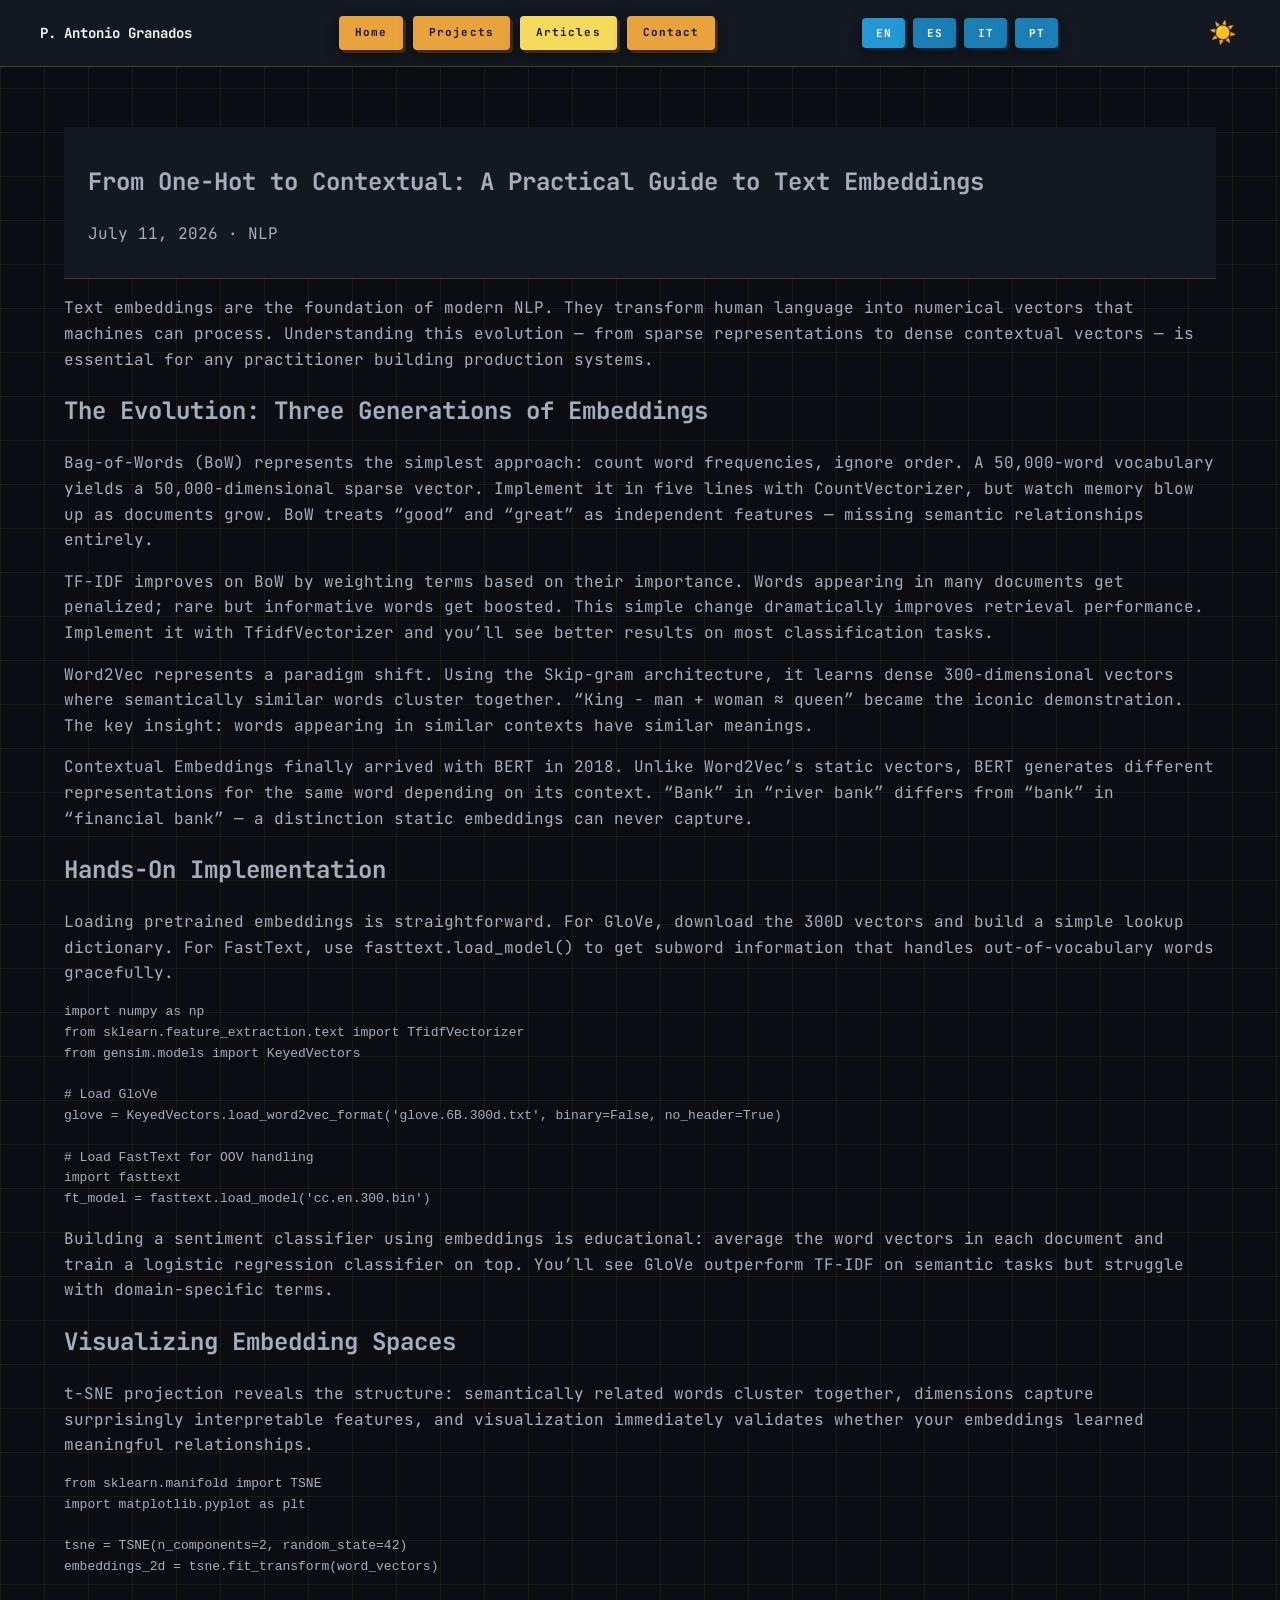
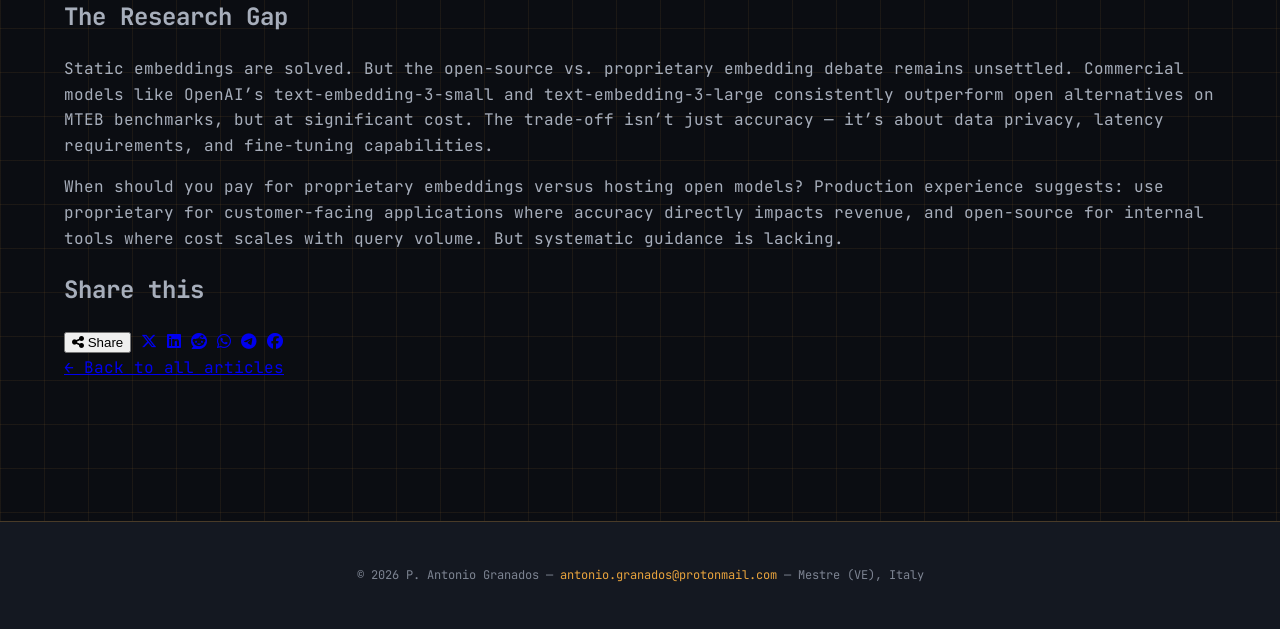
<file: articles/from-one-hot-to-contextual.html>
<!DOCTYPE html>
<html lang="en">

<head>
  <meta charset="UTF-8" />
  <meta name="viewport" content="width=device-width, initial-scale=1.0" />

  <meta name="description" content="A practical guide to text embeddings — from Bag-of-Words and TF-IDF to Word2Vec and BERT contextual representations." />
  <meta name="author" content="P. Antonio Granados" />

  <meta property="og:title" content="From One-Hot to Contextual: A Practical Guide to Text Embeddings" />
  <meta property="og:description" content="Understanding the evolution from sparse representations to dense contextual vectors — essential for any NLP practitioner." />
  <meta property="og:type" content="article" />
  <meta property="og:url" content="https://saalamandras.github.io/portafolio/articles/from-one-hot-to-contextual.html" />
  <meta property="og:image" content="https://saalamandras.github.io/portafolio/images/Profile_Picture_2026.png" />

  <meta name="twitter:card" content="summary_large_image" />
  <meta name="twitter:title" content="From One-Hot to Contextual: A Practical Guide to Text Embeddings" />
  <meta name="twitter:description" content="Understanding the evolution from sparse representations to dense contextual vectors." />
  <meta name="twitter:image" content="https://saalamandras.github.io/portafolio/images/Profile_Picture_2026.png" />

  <link rel="canonical" href="https://saalamandras.github.io/portafolio/articles/from-one-hot-to-contextual.html" />

  <link rel="stylesheet"
        href="https://cdnjs.cloudflare.com/ajax/libs/font-awesome/6.5.2/css/all.min.css"
        referrerpolicy="no-referrer" />

  <link rel="preconnect" href="https://fonts.googleapis.com">
  <link href="https://fonts.googleapis.com/css2?family=Press+Start+2P&family=JetBrains+Mono:wght@400;500;600;700;800&display=swap" rel="stylesheet">
  <link rel="stylesheet" href="../css/style.css" />

  <title>From One-Hot to Contextual | P. Antonio Granados</title>
</head>

<body class="blueprint-bg">

  <header>
    <nav aria-label="Main navigation">
      <a href="../index.html" class="nav-brand">P. Antonio Granados</a>
      <ul>
        <li><a href="../index.html" class="nav-link" data-i18n="nav_home">Home</a></li>
        <li><a href="../projects.html" class="nav-link" data-i18n="nav_projects">Projects</a></li>
        <li><a href="../articles.html" class="nav-link" aria-current="page" data-i18n="nav_articles">Articles</a></li>
        <li><a href="../contact.html" class="nav-link" data-i18n="nav_contact">Contact</a></li>
      </ul>
      <div id="lang-switcher" role="group" aria-label="Language switcher">
        <button type="button" class="lang-btn" data-lang="en" aria-pressed="true">EN</button>
        <button type="button" class="lang-btn" data-lang="es" aria-pressed="false">ES</button>
        <button type="button" class="lang-btn" data-lang="it" aria-pressed="false">IT</button>
        <button type="button" class="lang-btn" data-lang="pt" aria-pressed="false">PT</button>
      </div>
      <button class="theme-toggle" aria-label="Switch to light mode">[ LIGHT ]</button>
    </nav>
  </header>

  <main>

    <article class="post">

      <header class="post-header">
        <h1 data-i18n="emb_title">From One-Hot to Contextual: A Practical Guide to Text Embeddings</h1>
        <p class="post-meta">
          <time datetime="2026-07-11">July 11, 2026</time>
          &middot;
          <span class="post-category" data-i18n="emb_category">NLP</span>
        </p>
      </header>

      <div class="post-body">

        <p data-i18n="emb_p1">Text embeddings are the foundation of modern NLP. They transform human language into numerical vectors that machines can process. Understanding this evolution — from sparse representations to dense contextual vectors — is essential for any practitioner building production systems.</p>

        <h2 data-i18n="emb_h1">The Evolution: Three Generations of Embeddings</h2>

        <p data-i18n="emb_p2">Bag-of-Words (BoW) represents the simplest approach: count word frequencies, ignore order. A 50,000-word vocabulary yields a 50,000-dimensional sparse vector. Implement it in five lines with CountVectorizer, but watch memory blow up as documents grow. BoW treats "good" and "great" as independent features — missing semantic relationships entirely.</p>

        <p data-i18n="emb_p3">TF-IDF improves on BoW by weighting terms based on their importance. Words appearing in many documents get penalized; rare but informative words get boosted. This simple change dramatically improves retrieval performance. Implement it with TfidfVectorizer and you'll see better results on most classification tasks.</p>

        <p data-i18n="emb_p4">Word2Vec represents a paradigm shift. Using the Skip-gram architecture, it learns dense 300-dimensional vectors where semantically similar words cluster together. "King - man + woman ≈ queen" became the iconic demonstration. The key insight: words appearing in similar contexts have similar meanings.</p>

        <p data-i18n="emb_p5">Contextual Embeddings finally arrived with BERT in 2018. Unlike Word2Vec's static vectors, BERT generates different representations for the same word depending on its context. "Bank" in "river bank" differs from "bank" in "financial bank" — a distinction static embeddings can never capture.</p>

        <h2 data-i18n="emb_h2">Hands-On Implementation</h2>

        <p data-i18n="emb_p6">Loading pretrained embeddings is straightforward. For GloVe, download the 300D vectors and build a simple lookup dictionary. For FastText, use fasttext.load_model() to get subword information that handles out-of-vocabulary words gracefully.</p>

        <pre><code>import numpy as np
from sklearn.feature_extraction.text import TfidfVectorizer
from gensim.models import KeyedVectors

# Load GloVe
glove = KeyedVectors.load_word2vec_format('glove.6B.300d.txt', binary=False, no_header=True)

# Load FastText for OOV handling
import fasttext
ft_model = fasttext.load_model('cc.en.300.bin')</code></pre>

        <p data-i18n="emb_p7">Building a sentiment classifier using embeddings is educational: average the word vectors in each document and train a logistic regression classifier on top. You'll see GloVe outperform TF-IDF on semantic tasks but struggle with domain-specific terms.</p>

        <h2 data-i18n="emb_h3">Visualizing Embedding Spaces</h2>

        <p data-i18n="emb_p8">t-SNE projection reveals the structure: semantically related words cluster together, dimensions capture surprisingly interpretable features, and visualization immediately validates whether your embeddings learned meaningful relationships.</p>

        <pre><code>from sklearn.manifold import TSNE
import matplotlib.pyplot as plt

tsne = TSNE(n_components=2, random_state=42)
embeddings_2d = tsne.fit_transform(word_vectors)</code></pre>

        <h2 data-i18n="emb_h4">The Research Gap</h2>

        <p data-i18n="emb_p9">Static embeddings are solved. But the open-source vs. proprietary embedding debate remains unsettled. Commercial models like OpenAI's text-embedding-3-small and text-embedding-3-large consistently outperform open alternatives on MTEB benchmarks, but at significant cost. The trade-off isn't just accuracy — it's about data privacy, latency requirements, and fine-tuning capabilities.</p>

        <p data-i18n="emb_p10">When should you pay for proprietary embeddings versus hosting open models? Production experience suggests: use proprietary for customer-facing applications where accuracy directly impacts revenue, and open-source for internal tools where cost scales with query volume. But systematic guidance is lacking.</p>

      </div>

      <div class="share-bar"
           data-share-url="https://saalamandras.github.io/portafolio/articles/from-one-hot-to-contextual.html"
           data-share-title="From One-Hot to Contextual: A Practical Guide to Text Embeddings"
           aria-label="Share this article">

        <h2 class="share-heading" data-i18n="share_heading">Share this</h2>

        <button type="button" id="native-share" class="share-button share-native" aria-label="Share via your device">
          <i class="fa-solid fa-share-nodes"></i>
          <span>Share</span>
        </button>

        <a href="#" class="share-button share-x" target="_blank" rel="noopener noreferrer" aria-label="Share on X"><i class="fa-brands fa-x-twitter"></i></a>
        <a href="#" class="share-button share-linkedin" target="_blank" rel="noopener noreferrer" aria-label="Share on LinkedIn"><i class="fa-brands fa-linkedin"></i></a>
        <a href="#" class="share-button share-reddit" target="_blank" rel="noopener noreferrer" aria-label="Share on Reddit"><i class="fa-brands fa-reddit"></i></a>
        <a href="#" class="share-button share-whatsapp" target="_blank" rel="noopener noreferrer" aria-label="Share on WhatsApp"><i class="fa-brands fa-whatsapp"></i></a>
        <a href="#" class="share-button share-telegram" target="_blank" rel="noopener noreferrer" aria-label="Share on Telegram"><i class="fa-brands fa-telegram"></i></a>
        <a href="#" class="share-button share-facebook" target="_blank" rel="noopener noreferrer" aria-label="Share on Facebook"><i class="fa-brands fa-facebook"></i></a>
      </div>

      <a href="../articles.html" class="back-link" data-i18n="back_to_articles">&larr; Back to all articles</a>

    </article>

  </main>

  <footer>
    <p>
      &copy; 2026 P. Antonio Granados &mdash;
      <a href="mailto:antonio.granados@protonmail.com">antonio.granados@protonmail.com</a> &mdash;
      <span data-i18n="footer_location">Mestre (VE), Italy</span>
    </p>
  </footer>

  <script src="../js/i18n.js"></script>
  <script src="../js/theme.js"></script>
  <script src="../js/share.js"></script>

  <script>
    window.i18nRegister({
      en: {
        emb_title: "From One-Hot to Contextual: A Practical Guide to Text Embeddings",
        emb_category: "NLP",
        emb_p1: "Text embeddings are the foundation of modern NLP. They transform human language into numerical vectors that machines can process. Understanding this evolution — from sparse representations to dense contextual vectors — is essential for any practitioner building production systems.",
        emb_h1: "The Evolution: Three Generations of Embeddings",
        emb_p2: "Bag-of-Words (BoW) represents the simplest approach: count word frequencies, ignore order. A 50,000-word vocabulary yields a 50,000-dimensional sparse vector. Implement it in five lines with CountVectorizer, but watch memory blow up as documents grow. BoW treats “good” and “great” as independent features — missing semantic relationships entirely.",
        emb_p3: "TF-IDF improves on BoW by weighting terms based on their importance. Words appearing in many documents get penalized; rare but informative words get boosted. This simple change dramatically improves retrieval performance. Implement it with TfidfVectorizer and you’ll see better results on most classification tasks.",
        emb_p4: "Word2Vec represents a paradigm shift. Using the Skip-gram architecture, it learns dense 300-dimensional vectors where semantically similar words cluster together. “King - man + woman ≈ queen” became the iconic demonstration. The key insight: words appearing in similar contexts have similar meanings.",
        emb_p5: "Contextual Embeddings finally arrived with BERT in 2018. Unlike Word2Vec’s static vectors, BERT generates different representations for the same word depending on its context. “Bank” in “river bank” differs from “bank” in “financial bank” — a distinction static embeddings can never capture.",
        emb_h2: "Hands-On Implementation",
        emb_p6: "Loading pretrained embeddings is straightforward. For GloVe, download the 300D vectors and build a simple lookup dictionary. For FastText, use fasttext.load_model() to get subword information that handles out-of-vocabulary words gracefully.",
        emb_p7: "Building a sentiment classifier using embeddings is educational: average the word vectors in each document and train a logistic regression classifier on top. You’ll see GloVe outperform TF-IDF on semantic tasks but struggle with domain-specific terms.",
        emb_h3: "Visualizing Embedding Spaces",
        emb_p8: "t-SNE projection reveals the structure: semantically related words cluster together, dimensions capture surprisingly interpretable features, and visualization immediately validates whether your embeddings learned meaningful relationships.",
        emb_h4: "The Research Gap",
        emb_p9: "Static embeddings are solved. But the open-source vs. proprietary embedding debate remains unsettled. Commercial models like OpenAI’s text-embedding-3-small and text-embedding-3-large consistently outperform open alternatives on MTEB benchmarks, but at significant cost. The trade-off isn’t just accuracy — it’s about data privacy, latency requirements, and fine-tuning capabilities.",
        emb_p10: "When should you pay for proprietary embeddings versus hosting open models? Production experience suggests: use proprietary for customer-facing applications where accuracy directly impacts revenue, and open-source for internal tools where cost scales with query volume. But systematic guidance is lacking.",
        back_to_articles: "← Back to all articles",
        share_heading: "Share this"
      },
      es: {
        emb_title: "De One-Hot a Contextual: Guía Práctica de Embeddings de Texto",
        emb_category: "PLN",
        emb_p1: "Los embeddings de texto son la base del PLN moderno. Transforman el lenguaje humano en vectores numéricos que las máquinas pueden procesar. Comprender esta evolución — de representaciones dispersas a vectores densos contextuales — es esencial para cualquier profesional que construya sistemas de producción.",
        emb_h1: "La Evolución: Tres Generaciones de Embeddings",
        emb_p2: "Bag-of-Words (BoW) representa el enfoque más simple: contar frecuencias de palabras, ignorar el orden. Un vocabulario de 50.000 palabras produce un vector disperso de 50.000 dimensiones. Impleméntalo en cinco líneas con CountVectorizer, pero cuidado con la explosión de memoria a medida que crecen los documentos. BoW trata “bueno” y “excelente” como características independientes — perdiendo las relaciones semánticas por completo.",
        emb_p3: "TF-IDF mejora BoW ponderando los términos según su importancia. Las palabras que aparecen en muchos documentos son penalizadas; las palabras raras pero informativas reciben más peso. Este simple cambio mejora drásticamente el rendimiento en recuperación. Impleméntalo con TfidfVectorizer y verás mejores resultados en la mayoría de tareas de clasificación.",
        emb_p4: "Word2Vec representa un cambio de paradigma. Usando la arquitectura Skip-gram, aprende vectores densos de 300 dimensiones donde las palabras semánticamente similares se agrupan. “Rey - hombre + mujer ≈ reina” se convirtió en la demostración icónica. La idea clave: las palabras que aparecen en contextos similares tienen significados similares.",
        emb_p5: "Los Embeddings Contextuales finalmente llegaron con BERT en 2018. A diferencia de los vectores estáticos de Word2Vec, BERT genera representaciones diferentes para la misma palabra dependiendo de su contexto. “Banco” en “banco del río” difiere de “banco” en “banco financiero” — una distinción que los embeddings estáticos nunca pueden capturar.",
        emb_h2: "Implementación Práctica",
        emb_p6: "Cargar embeddings preentrenados es sencillo. Para GloVe, descarga los vectores de 300 dimensiones y construye un diccionario de búsqueda simple. Para FastText, usa fasttext.load_model() para obtener información de subpalabras que maneja elegantemente las palabras fuera del vocabulario.",
        emb_p7: "Construir un clasificador de sentimientos usando embeddings es instructivo: promedia los vectores de palabras en cada documento y entrena un clasificador de regresión logística encima. Verás que GloVe supera a TF-IDF en tareas semánticas pero tiene dificultades con términos específicos del dominio.",
        emb_h3: "Visualizando Espacios de Embeddings",
        emb_p8: "La proyección t-SNE revela la estructura: las palabras semánticamente relacionadas se agrupan, las dimensiones capturan características sorprendentemente interpretables y la visualización valida inmediatamente si tus embeddings aprendieron relaciones significativas.",
        emb_h4: "La Brecha de Investigación",
        emb_p9: "Los embeddings estáticos están resueltos. Pero el debate entre embeddings de código abierto y propietarios sigue sin resolverse. Los modelos comerciales como text-embedding-3-small y text-embedding-3-large de OpenAI superan consistentemente a las alternativas abiertas en los benchmarks MTEB, pero a un coste significativo. La compensación no es solo precisión — se trata de privacidad de datos, requisitos de latencia y capacidades de ajuste fino.",
        emb_p10: "¿Cuándo deberías pagar por embeddings propietarios frente a alojar modelos abiertos? La experiencia en producción sugiere: usa propietarios para aplicaciones orientadas al cliente donde la precisión impacta directamente en los ingresos, y de código abierto para herramientas internas donde el coste escala con el volumen de consultas. Pero la orientación sistemática es insuficiente.",
        back_to_articles: "← Volver a los artículos",
        share_heading: "Compartir"
      },
      it: {
        emb_title: "Da One-Hot a Contestuale: Guida Pratica agli Embedding di Testo",
        emb_category: "NLP",
        emb_p1: "Gli embedding di testo sono le fondamenta dell’NLP moderno. Trasformano il linguaggio umano in vettori numerici che le macchine possono elaborare. Comprendere questa evoluzione — da rappresentazioni sparse a vettori densi contestuali — è essenziale per qualsiasi professionista che costruisce sistemi di produzione.",
        emb_h1: "L’Evoluzione: Tre Generazioni di Embedding",
        emb_p2: "Bag-of-Words (BoW) rappresenta l’approccio più semplice: contare le frequenze delle parole, ignorare l’ordine. Un vocabolario di 50.000 parole produce un vettore sparso di 50.000 dimensioni. Implementalo in cinque righe con CountVectorizer, ma attenzione all’esplosione di memoria con documenti grandi. BoW tratta “buono” e “ottimo” come caratteristiche indipendenti — perdendo completamente le relazioni semantiche.",
        emb_p3: "TF-IDF migliora BoW pesando i termini in base alla loro importanza. Le parole che compaiono in molti documenti vengono penalizzate; le parole rare ma informative vengono valorizzate. Questo semplice cambiamento migliora drasticamente le prestazioni di recupero. Implementalo con TfidfVectorizer e vedrai risultati migliori nella maggior parte dei compiti di classificazione.",
        emb_p4: "Word2Vec rappresenta un cambio di paradigma. Usando l’architettura Skip-gram, apprende vettori densi a 300 dimensioni dove le parole semanticamente simili si raggruppano. “Re - uomo + donna ≈ regina” divenne la dimostrazione iconica. L’intuizione chiave: le parole che compaiono in contesti simili hanno significati simili.",
        emb_p5: "Gli Embedding Contestuali sono finalmente arrivati con BERT nel 2018. A differenza dei vettori statici di Word2Vec, BERT genera rappresentazioni diverse per la stessa parola a seconda del contesto. “Banca” in “banca del fiume” differisce da “banca” in “banca finanziaria” — una distinzione che gli embedding statici non possono mai catturare.",
        emb_h2: "Implementazione Pratica",
        emb_p6: "Caricare embedding preaddestrati è semplice. Per GloVe, scarica i vettori a 300 dimensioni e costruisci un semplice dizionario di ricerca. Per FastText, usa fasttext.load_model() per ottenere informazioni sulle sottoparole che gestiscono elegantemente le parole fuori vocabolario.",
        emb_p7: "Costruire un classificatore di sentimenti usando embedding è istruttivo: calcola la media dei vettori delle parole in ogni documento e addestra un classificatore di regressione logistica sopra. Vedrai che GloVe supera TF-IDF nei compiti semantici ma ha difficoltà con termini specifici del dominio.",
        emb_h3: "Visualizzare gli Spazi di Embedding",
        emb_p8: "La proiezione t-SNE rivela la struttura: le parole semanticamente correlate si raggruppano, le dimensioni catturano caratteristiche sorprendentemente interpretabili e la visualizzazione valida immediatamente se i tuoi embedding hanno appreso relazioni significative.",
        emb_h4: "Il Gap di Ricerca",
        emb_p9: "Gli embedding statici sono un problema risolto. Ma il dibattito tra embedding open-source e proprietari resta aperto. I modelli commerciali come text-embedding-3-small e text-embedding-3-large di OpenAI superano costantemente le alternative aperte nei benchmark MTEB, ma a un costo significativo. Il compromesso non è solo la precisione — riguarda la privacy dei dati, i requisiti di latenza e le capacità di fine-tuning.",
        emb_p10: "Quando conviene pagare per embedding proprietari rispetto a ospitare modelli aperti? L’esperienza in produzione suggerisce: usa quelli proprietari per applicazioni rivolte ai clienti dove la precisione impatta direttamente sui ricavi, e quelli open-source per strumenti interni dove il costo scala con il volume delle query. Ma una guida sistematica manca.",
        back_to_articles: "← Torna agli articoli",
        share_heading: "Condividi"
      },
      pt: {
        emb_title: "De One-Hot a Contextual: Guia Prático de Embeddings de Texto",
        emb_category: "PLN",
        emb_p1: "Os embeddings de texto são a base do PLN moderno. Eles transformam a linguagem humana em vetores numéricos que as máquinas podem processar. Compreender essa evolução — de representações esparsas a vetores densos contextuais — é essencial para qualquer profissional que constrói sistemas de produção.",
        emb_h1: "A Evolução: Três Gerações de Embeddings",
        emb_p2: "Bag-of-Words (BoW) representa a abordagem mais simples: contar frequências de palavras, ignorar a ordem. Um vocabulário de 50.000 palavras produz um vetor esparso de 50.000 dimensões. Implemente em cinco linhas com CountVectorizer, mas cuidado com a explosão de memória à medida que os documentos crescem. BoW trata “bom” e “ótimo” como características independentes — perdendo relações semânticas por completo.",
        emb_p3: "TF-IDF melhora o BoW ponderando termos com base em sua importância. Palavras que aparecem em muitos documentos são penalizadas; palavras raras mas informativas recebem mais peso. Essa mudança simples melhora dramaticamente o desempenho de recuperação. Implemente com TfidfVectorizer e você verá melhores resultados na maioria das tarefas de classificação.",
        emb_p4: "Word2Vec representa uma mudança de paradigma. Usando a arquitetura Skip-gram, aprende vetores densos de 300 dimensões onde palavras semanticamente similares se agrupam. “Rei - homem + mulher ≈ rainha” tornou-se a demonstração icônica. A ideia-chave: palavras que aparecem em contextos similares têm significados similares.",
        emb_p5: "Os Embeddings Contextuais finalmente chegaram com o BERT em 2018. Diferente dos vetores estáticos do Word2Vec, o BERT gera representações diferentes para a mesma palavra dependendo do contexto. “Banco” em “banco do rio” difere de “banco” em “banco financeiro” — uma distinção que embeddings estáticos nunca conseguem capturar.",
        emb_h2: "Implementação Prática",
        emb_p6: "Carregar embeddings pré-treinados é simples. Para GloVe, baixe os vetores de 300 dimensões e construa um dicionário de busca simples. Para FastText, use fasttext.load_model() para obter informações de subpalavras que lidam elegantemente com palavras fora do vocabulário.",
        emb_p7: "Construir um classificador de sentimentos usando embeddings é educativo: calcule a média dos vetores de palavras em cada documento e treine um classificador de regressão logística em cima. Você verá que GloVe supera TF-IDF em tarefas semânticas mas tem dificuldades com termos específicos do domínio.",
        emb_h3: "Visualizando Espaços de Embeddings",
        emb_p8: "A projeção t-SNE revela a estrutura: palavras semanticamente relacionadas se agrupam, dimensões capturam características surpreendentemente interpretáveis e a visualização valida imediatamente se seus embeddings aprenderam relações significativas.",
        emb_h4: "A Lacuna de Pesquisa",
        emb_p9: "Embeddings estáticos estão resolvidos. Mas o debate entre embeddings de código aberto e proprietários permanece em aberto. Modelos comerciais como text-embedding-3-small e text-embedding-3-large da OpenAI superam consistentemente alternativas abertas nos benchmarks MTEB, mas a um custo significativo. A compensação não é apenas precisão — trata-se de privacidade de dados, requisitos de latência e capacidades de fine-tuning.",
        emb_p10: "Quando você deve pagar por embeddings proprietários versus hospedar modelos abertos? A experiência em produção sugere: use proprietários para aplicações voltadas ao cliente onde a precisão impacta diretamente a receita, e de código aberto para ferramentas internas onde o custo escala com o volume de consultas. Mas orientação sistemática é insuficiente.",
        back_to_articles: "← Voltar aos artigos",
        share_heading: "Compartilhar"
      }
    });
    window.i18nApply();
  </script>

</body>
</html>
</file>
<file: css/style.css>
:root {
  --bg:            rgba(11, 13, 18, 1);      /* hsla(223, 24%, 6%, 1) */
  --surface:       rgba(20, 24, 33, 1);      /* hsla(222, 25%, 10%, 1) */
  --surface-alt:   rgba(28, 32, 41, 1);      /* hsla(222, 19%, 14%, 1) */

  --accent:        rgba(232, 163, 61, 1);    /* hsla(36, 79%, 57%, 1) */
  --accent-alt:    rgba(245, 219, 92, 1);    /* hsla(50, 88%, 66%, 1) */

  --text-headline: rgba(241, 243, 247, 1);   /* hsla(220, 27%, 96%, 1) */
  --text-body:     rgba(167, 174, 187, 1);   /* hsla(219, 13%, 69%, 1) */
  --text-muted:    rgba(125, 132, 146, 1);   /* hsla(220, 9%, 53%, 1) */
  --text-nav:      rgba(136, 146, 160, 1);   /* hsla(215, 11%, 58%, 1) */

  --border-accent: rgba(232, 163, 61, .3);
  --border-faint:  rgba(232, 163, 61, .25);
  --grid-line:     rgba(232, 163, 61, .08);
}

/* ------------------------------------------------------------------
   LIGHT MODE — applied when <body class="light-mode"> is set by JS.
   Only the variables that need to change are listed here; everything
   else inherits from :root above.
   ------------------------------------------------------------------ */
body.light-mode {
  --bg:            rgba(245, 243, 235, 1);   /* warm off-white parchment */
  --surface:       rgba(232, 229, 218, 1);   /* slightly darker card bg  */
  --surface-alt:   rgba(220, 217, 204, 1);

  --text-headline: rgba(18, 20, 28, 1);      /* near-black */
  --text-body:     rgba(55, 60, 75, 1);
  --text-muted:    rgba(100, 107, 122, 1);
  --text-nav:      rgba(80, 88, 105, 1);

  --border-accent: rgba(180, 120, 30, .4);
  --border-faint:  rgba(180, 120, 30, .3);
  --grid-line:     rgba(180, 120, 30, .1);
}

/* Smooth transition when the theme flips — affects background and text */
body {
  transition: background-color 0.3s ease, color 0.3s ease;
}

/* Visually hide text while keeping it for screen readers (used to avoid
   duplicating a section's visible label when a numbered divider already shows it) */
.sr-only {
  position: absolute;
  width: 1px;
  height: 1px;
  padding: 0;
  margin: -1px;
  overflow: hidden;
  clip: rect(0, 0, 0, 0);
  white-space: nowrap;
  border: 0;
}

/* Numbered section divider, e.g. "01 — SKILLS ————" */
.section-divider {
  display: flex;
  align-items: center;
  gap: 14px;
  margin: 0 0 28px;
}

.section-divider .rule {
  flex: 1;
  height: 1px;
  background: var(--border-faint);
}

/* Inline uppercase tech tag row, e.g. "GO · REDIS · GRPC" */
.tech-line {
  font-size: 10.5px;
  letter-spacing: .05em;
  color: var(--text-muted);
  text-transform: uppercase;
  white-space: nowrap;
}

/* Status line, e.g. "STATUS: ● OPEN TO OPPORTUNITIES" */
.status-line {
  font-size: 10.5px;
  color: var(--text-muted);
  letter-spacing: .03em;
}

.status-dot {
  color: var(--accent);
}

/* ============================================================
   TYPEWRITER EFFECT
   The blinking cursor is a pseudo-element so it never appears
   in the actual text content (good for screen readers).
   .typing  = cursor blinking while text is being typed
   .typed   = cursor stops blinking once typing is complete
   ============================================================ */
@keyframes blink {
  0%, 100% { opacity: 1; }
  50%       { opacity: 0; }
}

.typing::after,
.typed::after {
  content: "_";
  color: var(--accent);
  font-weight: 700;
}

.typing::after {
  animation: blink 0.7s step-end infinite;
}

/* Respect reduced-motion — skip the blink */
@media (prefers-reduced-motion: reduce) {
  .typing::after { animation: none; }
}

/* ============================================================
   SCROLL ANIMATIONS
   Elements with [data-animate] start hidden. When animations.js
   adds the "visible" class, the transition plays.
   data-animate="delay-1" / "delay-2" / "delay-3" staggers cards
   so they don't all pop in at the same time.
   ============================================================ */
[data-animate] {
  opacity: 0;
  transform: translateY(24px);
  transition: opacity 0.55s ease, transform 0.55s ease;
}

[data-animate].visible {
  opacity: 1;
  transform: translateY(0);
}

/* Staggered delays for grids (skill cards, project cards) */
[data-animate="delay-1"] { transition-delay: 0.1s; }
[data-animate="delay-2"] { transition-delay: 0.2s; }
[data-animate="delay-3"] { transition-delay: 0.3s; }

/* Respect user's reduced-motion preference — skip animation entirely */
@media (prefers-reduced-motion: reduce) {
  [data-animate] {
    opacity: 1;
    transform: none;
    transition: none;
  }
}

/* ============================================================
   BOX MODEL: Set border-box globally for predictable sizing
   ============================================================ */
*,
*::before,
*::after {
  box-sizing: border-box;
}

/* ============================================================
   BASIC RESETS & BODY
   ============================================================ */
body {
  background: var(--bg);
  color: var(--text-body);
  font-family: 'JetBrains Mono', monospace;
  margin: 0;
  padding: 0;
  line-height: 1.6;
}

html {
  scroll-behavior: smooth;
} 
/* Hero headline */
.headline {
  font-size: 42px;
  font-weight: 800;
  line-height: 1.15;
  letter-spacing: -0.01em;
  color: var(--text-headline);
}

/* Eyebrow label (small pixel-font tag above headings) */
.eyebrow {
  font-family: 'Press Start 2P', monospace;
  font-size: 9.5px;
  text-transform: uppercase;
  letter-spacing: .08em;
  color: var(--accent);
}

/* Body paragraph */
.body-text {
  font-size: 14.5px;
  line-height: 1.75;
  color: var(--text-body);
  max-width: 100%;
}

/* Nav links */
.nav-link {
  font-size: 11px;
  letter-spacing: .1em;
  color: var(--text-nav);
}

/* Section number, e.g. "01" */
.section-num {
  font-family: 'Press Start 2P', monospace;
  font-size: 9.5px;
  color: var(--accent);
}

/* Section label, e.g. "SKILLS" */
.section-label {
  font-size: 11px;
  letter-spacing: .15em;
  color: var(--text-muted);
}

/* Card / project title */
.card-title {
  font-size: 16px;
  font-weight: 700;
  color: var(--text-headline);
}

/* Metric numbers, e.g. "−42%" */
.metric {
  font-size: 20px;
  font-weight: 800;
  color: var(--accent);
}

/* Timeline role label */
.timeline-role {
  font-size: 14px;
  font-weight: 700;
}
.btn-primary {
  background: var(--accent);
  color: #1a1204;
  padding: 12px 22px;
  font-size: 12.5px;
  font-weight: 700;
  white-space: nowrap;
  cursor: pointer;
  border: none;
  border-radius: 4px;
  transition: all 0.3s ease;
  text-decoration: none;
  display: inline-block;
}

.btn-primary:hover {
  background: var(--accent-alt);
  transform: translateY(-2px);
  box-shadow: 0 4px 12px rgba(232, 163, 61, 0.2);
}

.btn-secondary {
  border: 1px solid #3a3f4a;
  color: #c3c8d1;
  padding: 11px 22px;
  font-size: 12.5px;
  white-space: nowrap;
  cursor: pointer;
  background: transparent;
  border-radius: 4px;
  transition: all 0.3s ease;
  text-decoration: none;
  display: inline-block;
}

.btn-secondary:hover {
  border-color: var(--accent);
  color: var(--accent);
}

/* ============================================================
   HEADER & NAVIGATION
   ============================================================ */
header {
  background: var(--surface);
  border-bottom: 1px solid var(--border-faint);
  padding: 16px 24px;
  position: sticky;
  top: 0;
  z-index: 100;
}

nav {
  display: flex;
  align-items: center;
  justify-content: space-between;
  max-width: 1200px;
  margin: 0 auto;
  gap: 40px;
}

.nav-brand {
  font-size: 14px;
  font-weight: 700;
  color: var(--text-headline);
  text-decoration: none;
  white-space: nowrap;
}

nav ul {
  list-style: none;
  margin: 0;
  padding: 0;
  display: flex;
  gap: 10px;
}

.nav-link {
  display: inline-block;
  background: var(--accent);
  color: #1a1204;
  padding: 8px 16px;
  font-size: 11px;
  font-weight: 700;
  text-decoration: none;
  border-radius: 4px;
  transition: all 0.3s ease;
  box-shadow: 3px 3px 0 color-mix(in oklch, var(--accent) 40%, black), 0 6px 14px rgba(0,0,0,.5);
}

.nav-link:hover {
  background: var(--accent-alt);
  transform: translateY(-2px);
  box-shadow: 4px 4px 0 color-mix(in oklch, var(--accent) 40%, black), 0 8px 18px rgba(0,0,0,.5);
}

.nav-link:active {
  box-shadow: 1px 1px 0 color-mix(in oklch, var(--accent) 40%, black), 0 2px 6px rgba(0,0,0,.4);
  transform: translate(2px, 2px);
}

.nav-link[aria-current="page"] {
  background: var(--accent-alt);
}

#lang-switcher {
  white-space: nowrap;
  display: flex;
  gap: 8px;
  align-items: center;
}

.lang-btn {
  background: #1a7fb5;
  border: none;
  padding: 8px 14px;
  cursor: pointer;
  font-family: inherit;
  font-size: 11px;
  font-weight: 700;
  color: #fff;
  letter-spacing: .05em;
  border-radius: 4px;
  transition: all 0.3s ease;
  box-shadow: 3px 3px 0 color-mix(in oklch, #1a7fb5 40%, black), 0 6px 14px rgba(0,0,0,.5);
}

.lang-btn:hover {
  background: #2298d4;
  transform: translateY(-2px);
  box-shadow: 4px 4px 0 color-mix(in oklch, #1a7fb5 40%, black), 0 8px 18px rgba(0,0,0,.5);
}

.lang-btn:active {
  box-shadow: 1px 1px 0 color-mix(in oklch, #1a7fb5 40%, black), 0 2px 6px rgba(0,0,0,.4);
  transform: translate(2px, 2px);
}

.lang-btn[aria-pressed="true"] {
  background: #2298d4;
}

/* Theme toggle button — styled to match the retro nav aesthetic */
.theme-toggle {
  background: none;
  border: none;
  padding: 4px;
  cursor: pointer;
  font-size: 22px;
  line-height: 1;
  transition: transform 0.2s ease;
}

.theme-toggle:hover {
  transform: scale(1.2);
}

/* --- Nav social icons --- */
.nav-social {
  display: flex;
  align-items: center;
  gap: 8px;
  margin-left: 12px;
}

.nav-icon {
  display: inline-flex;
  align-items: center;
  justify-content: center;
  width: 32px;
  height: 32px;
  border: 1px solid var(--border-faint);
  border-radius: 4px;
  color: var(--text-muted);
  text-decoration: none;
  transition: all 0.2s ease;
  font-size: 15px;
}

.nav-icon:hover {
  background: var(--surface-alt);
  border-color: var(--accent);
  color: var(--accent);
  transform: translateY(-2px);
}

/* --- Hero grid --- */
.hero-grid {
  display: grid;
  grid-template-columns: 1.3fr 0.7fr;
  gap: 40px;
  align-items: center;
}

/* ============================================================
   MAIN CONTENT
   ============================================================ */
main {
  max-width: 1200px;
  margin: 0 auto;
  padding: 60px 24px;
}

section {
  margin-bottom: 80px;
  padding: 0;
}

section h1 {
  margin: 0 0 16px 0;
}

section h2 {
  margin: 0 0 20px 0;
}

section h3 {
  margin: 0 0 12px 0;
}

section p {
  margin: 0 0 16px 0;
}

/* ============================================================
   HERO SECTION
   ============================================================ */
#hero {
  margin-bottom: 120px;
}

.hero-subtitle,
.hero-location {
  font-size: 14.5px;
  color: var(--text-body);
  margin: 12px 0;
}

.cta-button {
  display: inline-block;
  margin-top: 24px;
}

/* ============================================================
   CARDS & PROJECTS
   ============================================================ */
.project-card,
.article-card {
  position: relative;
  background: var(--surface);
  border: 1px solid var(--border-faint);
  padding: 24px;
  border-radius: 4px;
  transition: all 0.3s ease;
  margin-bottom: 20px;
}

.project-card::before,
.article-card::before {
  content: "";
  position: absolute;
  top: -1px;
  left: -1px;
  width: 12px;
  height: 12px;
  border-top: 2px solid var(--accent);
  border-left: 2px solid var(--accent);
}

.project-card::after,
.article-card::after {
  content: "";
  position: absolute;
  bottom: -1px;
  right: -1px;
  width: 12px;
  height: 12px;
  border-bottom: 2px solid var(--accent);
  border-right: 2px solid var(--accent);
}

.project-card:hover,
.article-card:hover {
  border-color: var(--border-accent);
  transform: translateY(-4px);
  box-shadow: 0 8px 24px rgba(232, 163, 61, 0.1);
}

.project-description {
  margin: 12px 0 16px 0;
  line-height: 1.75;
}

.tech-stack {
  list-style: none;
  margin: 16px 0;
  padding: 0;
  display: flex;
  flex-wrap: wrap;
  gap: 12px;
}

.tech-stack li {
  background: var(--surface-alt);
  border: 1px solid var(--border-faint);
  padding: 6px 12px;
  border-radius: 3px;
  font-size: 11px;
  color: var(--text-muted);
}

.project-link {
  display: inline-block;
  margin-top: 16px;
  color: var(--accent);
  font-weight: 600;
  font-size: 11.5px;
  letter-spacing: .03em;
  text-decoration: none;
}

.project-link:hover {
  color: var(--accent-alt);
}

/* ============================================================
   SKILL CATEGORIES
   ============================================================ */
.skills-grid {
  display: grid;
  grid-template-columns: repeat(2, 1fr);
  gap: 24px;
  margin-top: 32px;
}

.skill-category {
  background: var(--surface);
  border: 1px solid var(--border-faint);
  padding: 20px;
  border-radius: 4px;
}

.skill-category h3 {
  margin-top: 0;
}

.skill-category ul {
  list-style: none;
  margin: 0;
  padding: 0;
}

.skill-category li {
  padding: 8px 0;
  border-bottom: 1px solid var(--grid-line);
  font-size: 13px;
  line-height: 1.6;
}

.skill-category li:last-child {
  border-bottom: none;
}

.skill-badge {
  display: flex;
  align-items: center;
  gap: 12px;
  padding: 14px 16px;
  border: 1px solid var(--border-faint);
  border-radius: 4px;
  background: var(--surface);
}

.skill-badge .icon {
  width: 28px;
  height: 28px;
  flex: none;
  background: var(--surface-alt);
  border: 1px solid var(--accent);
  display: flex;
  align-items: center;
  justify-content: center;
  border-radius: 3px;
}

.skill-badge .icon .dot {
  background: var(--accent);
  border-radius: 50%;
}

.skill-badge .name {
  font-size: 12.5px;
  font-weight: 600;
  color: var(--text-headline);
}

.skill-badge .level {
  font-size: 9px;
  letter-spacing: .06em;
  color: var(--text-muted);
  margin-left: auto;
}

.cert-grid {
  display: grid;
  grid-template-columns: repeat(2, 1fr);
  gap: 16px;
  margin-top: 32px;
}

.cert-card {
  display: flex;
  flex-direction: column;
  gap: 6px;
  padding: 16px 18px;
  background: var(--surface);
  border: 1px solid var(--border-faint);
  border-radius: 4px;
  text-decoration: none;
  transition: all 0.3s ease;
}

.cert-card:hover {
  border-color: var(--accent);
  box-shadow: 3px 3px 0 color-mix(in oklch, var(--accent) 40%, black), 0 6px 14px rgba(0,0,0,.5);
  transform: translateY(-2px);
}

.cert-card .cert-name {
  font-size: 13px;
  font-weight: 600;
  color: var(--text-headline);
}

.cert-card .cert-meta {
  font-size: 11px;
  color: var(--text-muted);
}

@media (max-width: 640px) {
  .cert-grid {
    grid-template-columns: 1fr;
  }
}

/* ============================================================
   FORMS
   ============================================================ */
form {
  background: var(--surface);
  border: 1px solid var(--border-faint);
  padding: 32px;
  border-radius: 4px;
  margin-bottom: 32px;
  max-width: 600px;
}

.form-group {
  margin-bottom: 20px;
  display: flex;
  flex-direction: column;
}

label {
  font-size: 12.5px;
  font-weight: 600;
  color: var(--text-headline);
  margin-bottom: 8px;
  display: block;
}

input,
textarea {
  background: var(--bg);
  border: 1px solid var(--border-faint);
  color: var(--text-body);
  padding: 10px 12px;
  font-size: 13px;
  font-family: 'JetBrains Mono', monospace;
  border-radius: 3px;
  transition: border-color 0.2s ease;
}

input:focus,
textarea:focus {
  outline: none;
  border-color: var(--accent);
  box-shadow: 0 0 0 2px rgba(232, 163, 61, 0.1);
}

textarea {
  resize: vertical;
  min-height: 120px;
}

.submit-button {
  align-self: flex-start;
  margin-top: 12px;
}

/* ============================================================
   HUD-STYLE VIEWFINDER CORNERS (Avatar/Image box)
   ============================================================ */
.viewfinder-frame {
  position: relative;
  display: inline-block;
  overflow: visible;
}

.viewfinder-frame img {
  display: block;
  width: 100%;
  height: auto;
  border: 1px solid var(--border-faint);
  border-radius: 2px;
}

.viewfinder-frame .corner {
  position: absolute;
  width: 20px;
  height: 20px;
}

.viewfinder-frame .corner.tl {
  top: -8px;
  left: -8px;
  border-top: 2px solid var(--accent);
  border-left: 2px solid var(--accent);
}

.viewfinder-frame .corner.tr {
  top: -8px;
  right: -8px;
  border-top: 2px solid var(--accent);
  border-right: 2px solid var(--accent);
}

.viewfinder-frame .corner.bl {
  bottom: -8px;
  left: -8px;
  border-bottom: 2px solid var(--accent);
  border-left: 2px solid var(--accent);
}

.viewfinder-frame .corner.br {
  bottom: -8px;
  right: -8px;
  border-bottom: 2px solid var(--accent);
  border-right: 2px solid var(--accent);
}

.viewfinder-frame .reticle {
  position: absolute;
  top: 50%;
  left: 50%;
  transform: translate(-50%, -50%);
  width: 12px;
  height: 12px;
  border: 1px solid var(--accent);
  border-radius: 50%;
  opacity: 0.5;
}

/* ============================================================
   CONTACT LINKS & SOCIAL
   ============================================================ */
.contact-links {
  margin-top: 48px;
  padding-top: 48px;
  border-top: 1px solid var(--border-faint);
}

.contact-links h2 {
  margin-bottom: 24px;
}

.contact-icon {
  display: inline-flex;
  align-items: center;
  justify-content: center;
  width: 40px;
  height: 40px;
  border: 1px solid var(--border-faint);
  border-radius: 4px;
  color: var(--text-body);
  text-decoration: none;
  margin-right: 12px;
  margin-bottom: 12px;
  transition: all 0.2s ease;
  font-size: 18px;
}

.contact-icon:hover {
  background: var(--surface-alt);
  border-color: var(--accent);
  color: var(--accent);
  transform: translateY(-2px);
}

/* ============================================================
   PROJECT GRID
   ============================================================ */
.project-grid {
  display: grid;
  grid-template-columns: repeat(auto-fit, minmax(320px, 1fr));
  gap: 24px;
  margin-top: 32px;
}

/* ============================================================
   FOOTER
   ============================================================ */
footer {
  background: var(--surface);
  border-top: 1px solid var(--border-faint);
  padding: 32px 24px;
  text-align: center;
  margin-top: 80px;
  font-size: 12px;
  color: var(--text-muted);
}

footer p {
  max-width: none;
  margin-left: auto;
  margin-right: auto;
}

footer a {
  color: var(--accent);
  text-decoration: none;
  transition: color 0.2s ease;
}

footer a:hover {
  color: var(--accent-alt);
}

.footer-social {
  margin-bottom: 16px;
}

.footer-icon {
  display: inline-flex;
  align-items: center;
  justify-content: center;
  width: 36px;
  height: 36px;
  border: 1px solid var(--border-faint);
  border-radius: 4px;
  color: var(--text-muted);
  text-decoration: none;
  margin: 0 6px;
  transition: all 0.2s ease;
  font-size: 16px;
}

.footer-icon:hover {
  background: var(--surface-alt);
  border-color: var(--accent);
  color: var(--accent);
  transform: translateY(-2px);
}

.bracket-frame {
  position: relative;
  border: 1px solid var(--border-accent);
}

.bracket-frame .corner {
  position: absolute;
  width: 14px;
  height: 14px;
}

.bracket-frame .corner.tl {
  top: -1px;
  left: -1px;
  border-top: 2px solid var(--accent);
  border-left: 2px solid var(--accent);
}

.bracket-frame .corner.tr {
  top: -1px;
  right: -1px;
  border-top: 2px solid var(--accent);
  border-right: 2px solid var(--accent);
}

.bracket-frame .corner.bl {
  bottom: -1px;
  left: -1px;
  border-bottom: 2px solid var(--accent);
  border-left: 2px solid var(--accent);
}

.bracket-frame .corner.br {
  bottom: -1px;
  right: -1px;
  border-bottom: 2px solid var(--accent);
  border-right: 2px solid var(--accent);
}
/* ------------------------------------------------------------------
   EXPERIENCE TIMELINE
   Vertical line on the left with cards branching off to the right.
   ------------------------------------------------------------------ */
.timeline {
  position: relative;
  padding-left: 32px;
  margin-top: 32px;
}

/* Vertical line */
.timeline::before {
  content: "";
  position: absolute;
  left: 7px;
  top: 0;
  bottom: 0;
  width: 2px;
  background: var(--border-accent);
}

.timeline-item {
  position: relative;
  margin-bottom: 36px;
}

.timeline-item:last-child {
  margin-bottom: 0;
}

/* Dot on the line */
.timeline-item::before {
  content: "";
  position: absolute;
  left: -32px;
  top: 6px;
  width: 16px;
  height: 16px;
  border-radius: 50%;
  border: 2px solid var(--accent);
  background: var(--bg);
  z-index: 1;
}

.timeline-card {
  background: var(--surface);
  border: 1px solid var(--border-faint);
  border-radius: 6px;
  padding: 24px 28px;
  transition: border-color 0.2s ease;
}

.timeline-card:hover {
  border-color: var(--accent);
}

.timeline-header {
  display: flex;
  justify-content: space-between;
  align-items: baseline;
  gap: 12px;
  flex-wrap: wrap;
  margin-bottom: 8px;
}

.timeline-role {
  font-family: "JetBrains Mono", monospace;
  font-weight: 700;
  font-size: 16px;
  color: var(--text-headline);
}

.timeline-date {
  font-family: "JetBrains Mono", monospace;
  font-size: 13px;
  color: var(--accent);
  white-space: nowrap;
}

.timeline-company {
  font-family: "JetBrains Mono", monospace;
  font-size: 14px;
  color: var(--text-muted);
  margin-bottom: 12px;
}

.timeline-desc {
  color: var(--text-body);
  font-size: 15px;
  line-height: 1.7;
  width: 100%;
}

.timeline-desc ul {
  list-style: none;
  padding: 0;
  margin: 0;
  width: 100%;
}

.timeline-desc ul li {
  position: relative;
  padding-left: 20px;
  margin-bottom: 8px;
  text-align: justify;
}

.timeline-desc ul li:last-child {
  margin-bottom: 0;
}

.timeline-desc ul li::before {
  content: "▸";
  position: absolute;
  left: 0;
  color: var(--accent);
  font-size: 14px;
}

/* Mobile: tighten the timeline */
@media (max-width: 768px) {
  .timeline {
    padding-left: 24px;
  }
  .timeline-item::before {
    left: -24px;
    width: 12px;
    height: 12px;
  }
  .timeline::before {
    left: 5px;
  }
  .timeline-header {
    flex-direction: column;
    gap: 4px;
  }
}

.btn-pressable {
  box-shadow: 4px 4px 0 color-mix(in oklch, var(--accent) 40%, black), 0 8px 18px rgba(0,0,0,.5);
  transition: box-shadow .08s ease, transform .08s ease;
  cursor: pointer;
}

.btn-pressable:active {
  box-shadow: 1px 1px 0 color-mix(in oklch, var(--accent) 40%, black), 0 2px 6px rgba(0,0,0,.4);
  transform: translate(3px, 3px);
}
.blueprint-bg {
  background-color: var(--bg);
  background-image:
    linear-gradient(var(--grid-line) 1px, transparent 1px),
    linear-gradient(90deg, var(--grid-line) 1px, transparent 1px);
  background-size: 44px 44px;
}

/* ===== Tablet and below ===== */
@media (max-width: 768px) {
  .headline {
    font-size: 30px;
  }

  .body-text {
    max-width: 100%;
  }

  nav {
    flex-direction: column;
    gap: 12px;
  }

  .nav-social {
    justify-content: center;
  }

  .hero-grid {
    grid-template-columns: 1fr;
    text-align: center;
  }

  .hero-grid .viewfinder-frame {
    justify-self: center;
    order: -1;
  }

  .hero-grid .cta-button {
    display: inline-block;
  }

  .skills-grid {
    grid-template-columns: 1fr;
  }

  .project-grid {
    grid-template-columns: 1fr;
  }

  nav ul {
    flex-wrap: wrap;
    justify-content: center;
  }

  .btn-primary,
  .btn-secondary {
    width: 100%;
    text-align: center;
  }
}

/* ===== Phone ===== */
@media (max-width: 480px) {
  .headline {
    font-size: 24px;
  }

  .blueprint-bg {
    background-size: 28px 28px;
  }

  .bracket-frame {
    width: 100%;
    max-width: 240px;
    margin: 0 auto;
  }

  nav ul {
    flex-wrap: wrap;
    justify-content: center;
    gap: 12px;
  }

  #lang-switcher {
    justify-content: center;
  }
}
</file>
